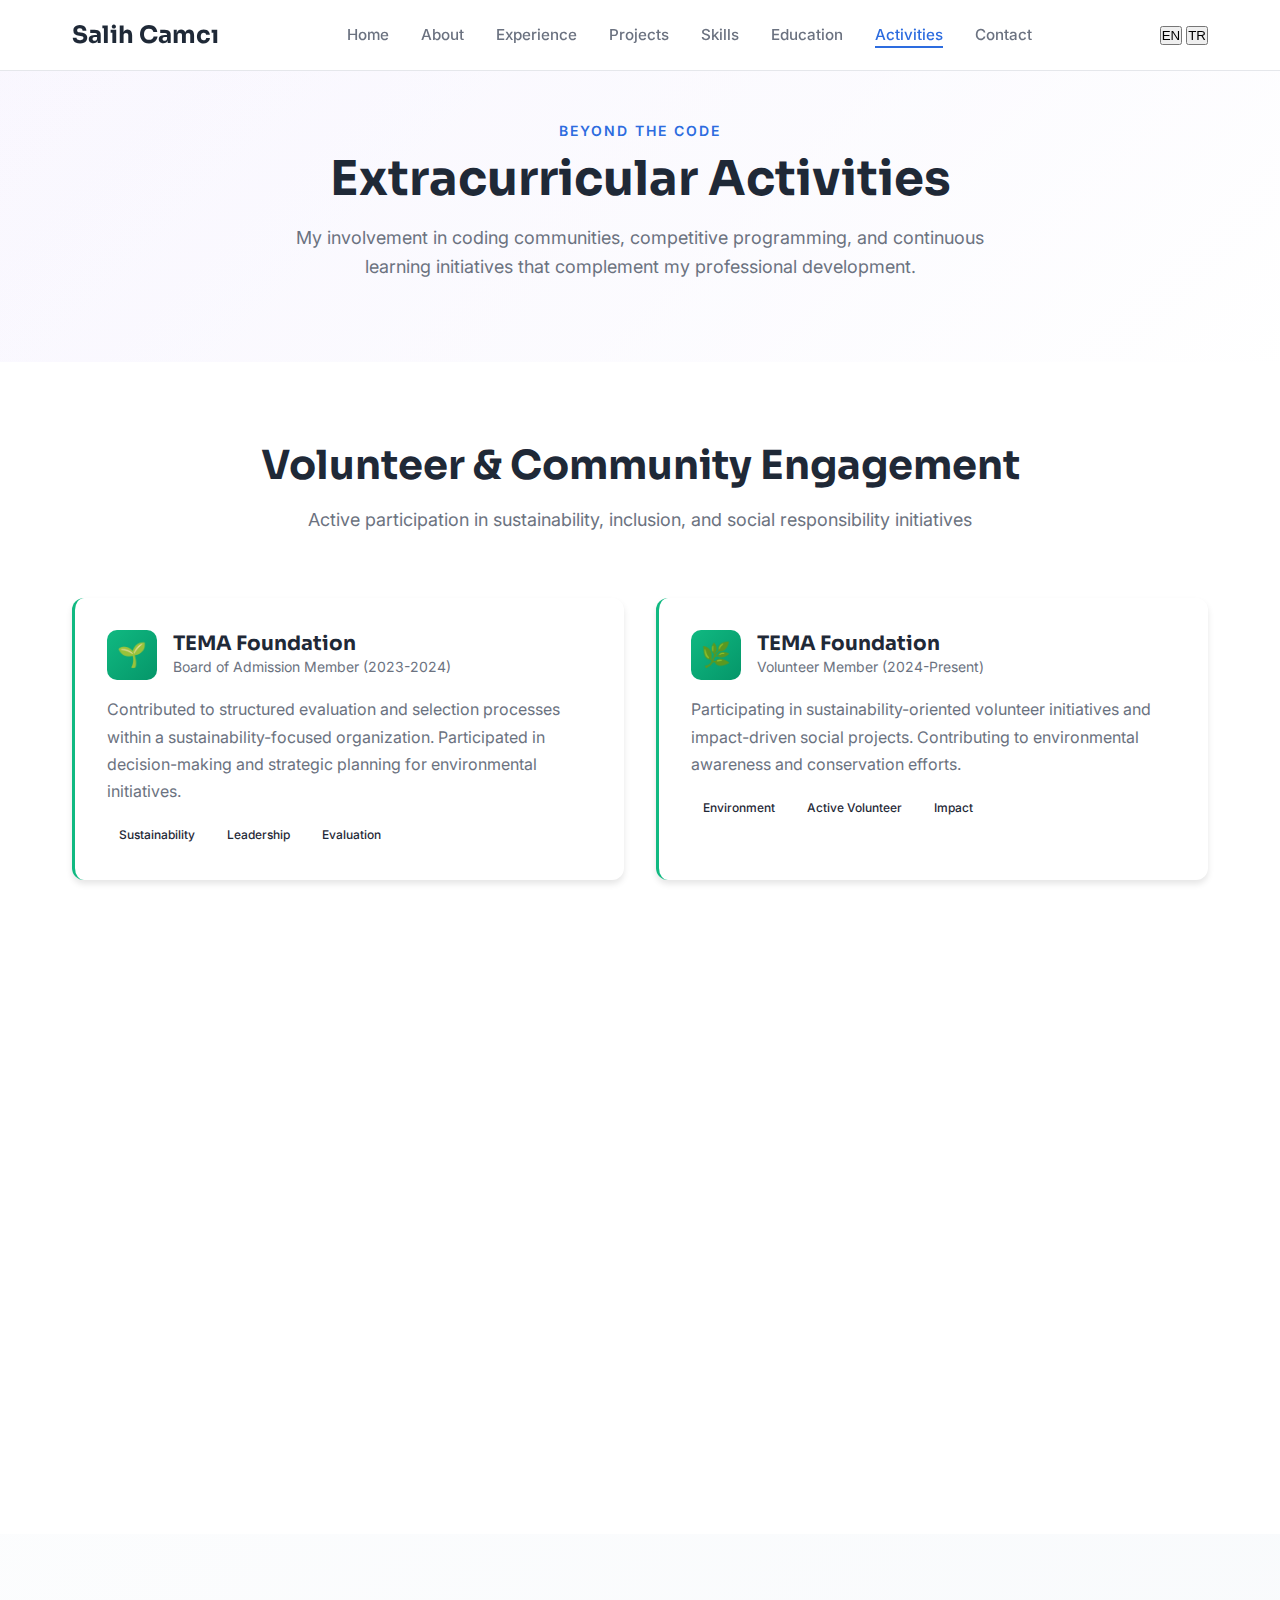
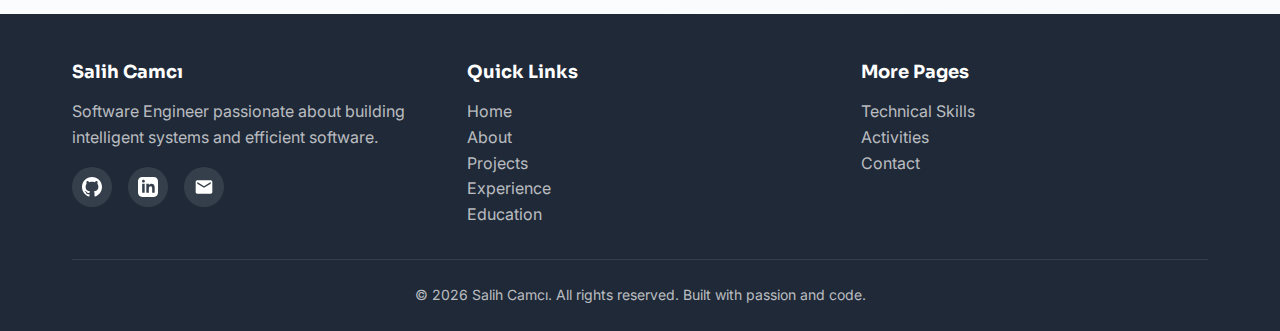
<file: activities.html>
<!DOCTYPE html>
<html lang="en">
<head>
    <meta charset="UTF-8">
    <meta name="viewport" content="width=device-width, initial-scale=1.0">
    <meta name="description" content="Extracurricular activities and achievements of Salih Camcı - coding competitions, volunteering, and community involvement.">
    <title>Activities - Salih Camcı Portfolio</title>
    
    <!-- Fonts -->
    <link rel="preconnect" href="https://fonts.googleapis.com">
    <link rel="preconnect" href="https://fonts.gstatic.com" crossorigin>
    <link href="https://fonts.googleapis.com/css2?family=Inter:wght@300;400;500;600;700;800&family=Sora:wght@400;500;600;700;800&display=swap" rel="stylesheet">
    
    <!-- Stylesheet -->
    <link rel="stylesheet" href="assets/css/styles.css">
    
    <!-- Favicon -->
    <link rel="icon" type="image/svg+xml" href="data:image/svg+xml,<svg xmlns='http://www.w3.org/2000/svg' viewBox='0 0 100 100'><text y='.9em' font-size='90'>💻</text></svg>">
</head>
<body>
    
    <!-- Navigation -->
    <nav class="navbar">
        <div class="nav-container">
            <a href="index.html" class="nav-logo">Salih Camcı</a>
            
            <ul class="nav-menu">
                <li><a href="index.html" class="nav-link" data-i18n-key="nav.home">Home</a></li>
                <li><a href="index.html#about" class="nav-link" data-i18n-key="nav.about">About</a></li>
                <li><a href="experiences.html" class="nav-link" data-i18n-key="nav.experience">Experience</a></li>
                <li><a href="projects.html" class="nav-link" data-i18n-key="nav.projects">Projects</a></li>
                <li><a href="skills.html" class="nav-link" data-i18n-key="nav.skills">Skills</a></li>
                <li><a href="education.html" class="nav-link" data-i18n-key="nav.education">Education</a></li>
                <li><a href="activities.html" class="nav-link active" data-i18n-key="nav.activities">Activities</a></li>
                <li><a href="index.html#contact" class="nav-link" data-i18n-key="nav.contact">Contact</a></li>
            </ul>

            <div class="lang-switcher" role="group" aria-label="Language switcher">
                <button class="lang-btn active" type="button" data-lang-switch="en">EN</button>
                <button class="lang-btn" type="button" data-lang-switch="tr">TR</button>
            </div>
            
            <button class="mobile-menu-btn" aria-label="Toggle menu">☰</button>
        </div>
        
        <div class="mobile-nav">
            <a href="index.html" class="mobile-nav-link" data-i18n-key="nav.home">Home</a>
            <a href="index.html#about" class="mobile-nav-link" data-i18n-key="nav.about">About</a>
            <a href="experiences.html" class="mobile-nav-link" data-i18n-key="nav.experience">Experience</a>
            <a href="projects.html" class="mobile-nav-link" data-i18n-key="nav.projects">Projects</a>
            <a href="skills.html" class="mobile-nav-link" data-i18n-key="nav.skills">Skills</a>
            <a href="education.html" class="mobile-nav-link" data-i18n-key="nav.education">Education</a>
            <a href="activities.html" class="mobile-nav-link" data-i18n-key="nav.activities">Activities</a>
            <a href="index.html#contact" class="mobile-nav-link" data-i18n-key="nav.contact">Contact</a>
        </div>
    </nav>
    
    <!-- Page Header -->
    <section class="section" style="padding-top: 120px; background: linear-gradient(135deg, rgba(139, 92, 246, 0.05) 0%, rgba(255, 255, 255, 0.95) 100%);">
        <div class="section-container">
            <div class="text-center fade-in">
                <p class="section-subtitle">Beyond the code</p>
                <h1 class="section-title" style="font-size: 3rem;">Extracurricular Activities</h1>
                <p class="section-description">
                    My involvement in coding communities, competitive programming, and continuous learning initiatives 
                    that complement my professional development.
                </p>
            </div>
        </div>
    </section>
    
    <!-- Volunteer Activities -->
    <section class="section bg-white">
        <div class="section-container">
            <div class="section-header fade-in">
                <h2 class="section-title">Volunteer & Community Engagement</h2>
                <p class="section-description">Active participation in sustainability, inclusion, and social responsibility initiatives</p>
            </div>
            
            <div class="grid grid-2">
                <div class="card fade-in" style="border-left: 3px solid var(--success);">
                    <div style="display: flex; align-items: center; gap: 1rem; margin-bottom: 1rem;">
                        <div style="width: 50px; height: 50px; background: linear-gradient(135deg, var(--success), #059669); border-radius: 10px; display: flex; align-items: center; justify-content: center;">
                            <span style="font-size: 1.5rem;">🌱</span>
                        </div>
                        <div>
                            <h3 class="card-title" style="margin-bottom: 0;">TEMA Foundation</h3>
                            <p style="color: var(--text-secondary); font-size: 0.875rem;">Board of Admission Member (2023-2024)</p>
                        </div>
                    </div>
                    <p style="color: var(--text-secondary); line-height: 1.7; margin-bottom: 1rem;">
                        Contributed to structured evaluation and selection processes within a sustainability-focused 
                        organization. Participated in decision-making and strategic planning for environmental initiatives.
                    </p>
                    <div style="display: flex; gap: 0.5rem; flex-wrap: wrap;">
                        <span class="tag">Sustainability</span>
                        <span class="tag">Leadership</span>
                        <span class="tag">Evaluation</span>
                    </div>
                </div>
                
                <div class="card fade-in" style="border-left: 3px solid var(--success);">
                    <div style="display: flex; align-items: center; gap: 1rem; margin-bottom: 1rem;">
                        <div style="width: 50px; height: 50px; background: linear-gradient(135deg, var(--success), #059669); border-radius: 10px; display: flex; align-items: center; justify-content: center;">
                            <span style="font-size: 1.5rem;">🌿</span>
                        </div>
                        <div>
                            <h3 class="card-title" style="margin-bottom: 0;">TEMA Foundation</h3>
                            <p style="color: var(--text-secondary); font-size: 0.875rem;">Volunteer Member (2024-Present)</p>
                        </div>
                    </div>
                    <p style="color: var(--text-secondary); line-height: 1.7; margin-bottom: 1rem;">
                        Participating in sustainability-oriented volunteer initiatives and impact-driven social projects. 
                        Contributing to environmental awareness and conservation efforts.
                    </p>
                    <div style="display: flex; gap: 0.5rem; flex-wrap: wrap;">
                        <span class="tag">Environment</span>
                        <span class="tag">Active Volunteer</span>
                        <span class="tag">Impact</span>
                    </div>
                </div>
                
                <div class="card fade-in" style="border-left: 3px solid var(--primary-blue);">
                    <div style="display: flex; align-items: center; gap: 1rem; margin-bottom: 1rem;">
                        <div style="width: 50px; height: 50px; background: linear-gradient(135deg, var(--primary-blue), var(--primary-dark)); border-radius: 10px; display: flex; align-items: center; justify-content: center;">
                            <span style="font-size: 1.5rem;">🤝</span>
                        </div>
                        <div>
                            <h3 class="card-title" style="margin-bottom: 0;">Best Buddies</h3>
                            <p style="color: var(--text-secondary); font-size: 0.875rem;">Volunteer Member (2019-2020)</p>
                        </div>
                    </div>
                    <p style="color: var(--text-secondary); line-height: 1.7; margin-bottom: 1rem;">
                        Engaged in inclusion-focused activities supporting individuals with intellectual and 
                        developmental disabilities. Contributed to community building and social integration programs.
                    </p>
                    <div style="display: flex; gap: 0.5rem; flex-wrap: wrap;">
                        <span class="tag">Inclusion</span>
                        <span class="tag">Community</span>
                        <span class="tag">Support</span>
                    </div>
                </div>
                
                <div class="card fade-in" style="border-left: 3px solid var(--purple);">
                    <div style="display: flex; align-items: center; gap: 1rem; margin-bottom: 1rem;">
                        <div style="width: 50px; height: 50px; background: linear-gradient(135deg, var(--purple), #A855F7); border-radius: 10px; display: flex; align-items: center; justify-content: center;">
                            <span style="font-size: 1.5rem;">🎓</span>
                        </div>
                        <div>
                            <h3 class="card-title" style="margin-bottom: 0;">ITU Humanity SRP</h3>
                            <p style="color: var(--text-secondary); font-size: 0.875rem;">Volunteer Member (2018-2019)</p>
                        </div>
                    </div>
                    <p style="color: var(--text-secondary); line-height: 1.7; margin-bottom: 1rem;">
                        Contributed to community-based social responsibility projects at Istanbul Technical University. 
                        Participated in humanitarian initiatives and educational programs.
                    </p>
                    <div style="display: flex; gap: 0.5rem; flex-wrap: wrap;">
                        <span class="tag">Social Responsibility</span>
                        <span class="tag">Education</span>
                        <span class="tag">ITU</span>
                    </div>
                </div>
                
                <div class="card fade-in" style="border-left: 3px solid #F97316;">
                    <div style="display: flex; align-items: center; gap: 1rem; margin-bottom: 1rem;">
                        <div style="width: 50px; height: 50px; background: linear-gradient(135deg, #F97316, #EA580C); border-radius: 10px; display: flex; align-items: center; justify-content: center;">
                            <span style="font-size: 1.5rem;">❤️</span>
                        </div>
                        <div>
                            <h3 class="card-title" style="margin-bottom: 0;">Umut Halkası PAYDA</h3>
                            <p style="color: var(--text-secondary); font-size: 0.875rem;">Volunteer Member (2019-2020)</p>
                        </div>
                    </div>
                    <p style="color: var(--text-secondary); line-height: 1.7; margin-bottom: 1rem;">
                        Participated in humanitarian aid and community support initiatives. Contributed to social 
                        welfare projects and volunteer-driven community programs.
                    </p>
                    <div style="display: flex; gap: 0.5rem; flex-wrap: wrap;">
                        <span class="tag">Humanitarian Aid</span>
                        <span class="tag">Community</span>
                        <span class="tag">Support</span>
                    </div>
                </div>
            </div>
        </div>
    </section>
    
    <!-- Footer -->
    <footer class="footer">
        <div class="footer-container">
            <div class="footer-content">
                <div class="footer-section">
                    <h3>Salih Camcı</h3>
                    <p style="color: rgba(255, 255, 255, 0.7); margin-top: 0.5rem;">
                        Software Engineer passionate about building intelligent systems and efficient software.
                    </p>
                    <div class="social-links" style="margin-top: 1rem;">
                        <a href="https://github.com/Salih04" target="_blank" class="social-link" aria-label="GitHub">
                            <svg style="width: 20px; height: 20px; color: white;" fill="currentColor" viewBox="0 0 24 24">
                                <path d="M12 0c-6.626 0-12 5.373-12 12 0 5.302 3.438 9.8 8.207 11.387.599.111.793-.261.793-.577v-2.234c-3.338.726-4.033-1.416-4.033-1.416-.546-1.387-1.333-1.756-1.333-1.756-1.089-.745.083-.729.083-.729 1.205.084 1.839 1.237 1.839 1.237 1.07 1.834 2.807 1.304 3.492.997.107-.775.418-1.305.762-1.604-2.665-.305-5.467-1.334-5.467-5.931 0-1.311.469-2.381 1.236-3.221-.124-.303-.535-1.524.117-3.176 0 0 1.008-.322 3.301 1.23.957-.266 1.983-.399 3.003-.404 1.02.005 2.047.138 3.006.404 2.291-1.552 3.297-1.23 3.297-1.23.653 1.653.242 2.874.118 3.176.77.84 1.235 1.911 1.235 3.221 0 4.609-2.807 5.624-5.479 5.921.43.372.823 1.102.823 2.222v3.293c0 .319.192.694.801.576 4.765-1.589 8.199-6.086 8.199-11.386 0-6.627-5.373-12-12-12z"></path>
                            </svg>
                        </a>
                        <a href="https://linkedin.com/in/salih-c-9536b820b" target="_blank" class="social-link" aria-label="LinkedIn">
                            <svg style="width: 20px; height: 20px; color: white;" fill="currentColor" viewBox="0 0 24 24">
                                <path d="M19 0h-14c-2.761 0-5 2.239-5 5v14c0 2.761 2.239 5 5 5h14c2.762 0 5-2.239 5-5v-14c0-2.761-2.238-5-5-5zm-11 19h-3v-11h3v11zm-1.5-12.268c-.966 0-1.75-.79-1.75-1.764s.784-1.764 1.75-1.764 1.75.79 1.75 1.764-.783 1.764-1.75 1.764zm13.5 12.268h-3v-5.604c0-3.368-4-3.113-4 0v5.604h-3v-11h3v1.765c1.396-2.586 7-2.777 7 2.476v6.759z"></path>
                            </svg>
                        </a>
                        <a href="mailto:salih.camci@bahcesehir.edu.tr" class="social-link" aria-label="Email">
                            <svg style="width: 20px; height: 20px; color: white;" fill="currentColor" viewBox="0 0 24 24">
                                <path d="M20 4H4c-1.1 0-1.99.9-1.99 2L2 18c0 1.1.9 2 2 2h16c1.1 0 2-.9 2-2V6c0-1.1-.9-2-2-2zm0 4l-8 5-8-5V6l8 5 8-5v2z"></path>
                            </svg>
                        </a>
                    </div>
                </div>
                
                <div class="footer-section">
                    <h3>Quick Links</h3>
                    <ul class="footer-links">
                        <li><a href="index.html" class="footer-link">Home</a></li>
                        <li><a href="index.html#about" class="footer-link">About</a></li>
                        <li><a href="projects.html" class="footer-link">Projects</a></li>
                        <li><a href="experiences.html" class="footer-link">Experience</a></li>
                        <li><a href="education.html" class="footer-link">Education</a></li>
                    </ul>
                </div>
                
                <div class="footer-section">
                    <h3>More Pages</h3>
                    <ul class="footer-links">
                        <li><a href="skills.html" class="footer-link">Technical Skills</a></li>
                        <li><a href="activities.html" class="footer-link">Activities</a></li>
                        <li><a href="index.html#contact" class="footer-link">Contact</a></li>
                    </ul>
                </div>
            </div>
            
            <div class="footer-bottom">
                <p>&copy; <span class="current-year">2026</span> Salih Camcı. All rights reserved. Built with passion and code.</p>
            </div>
        </div>
    </footer>
    
    <!-- JavaScript -->
    <script src="assets/js/main.js"></script>
</body>
</html>
</file>
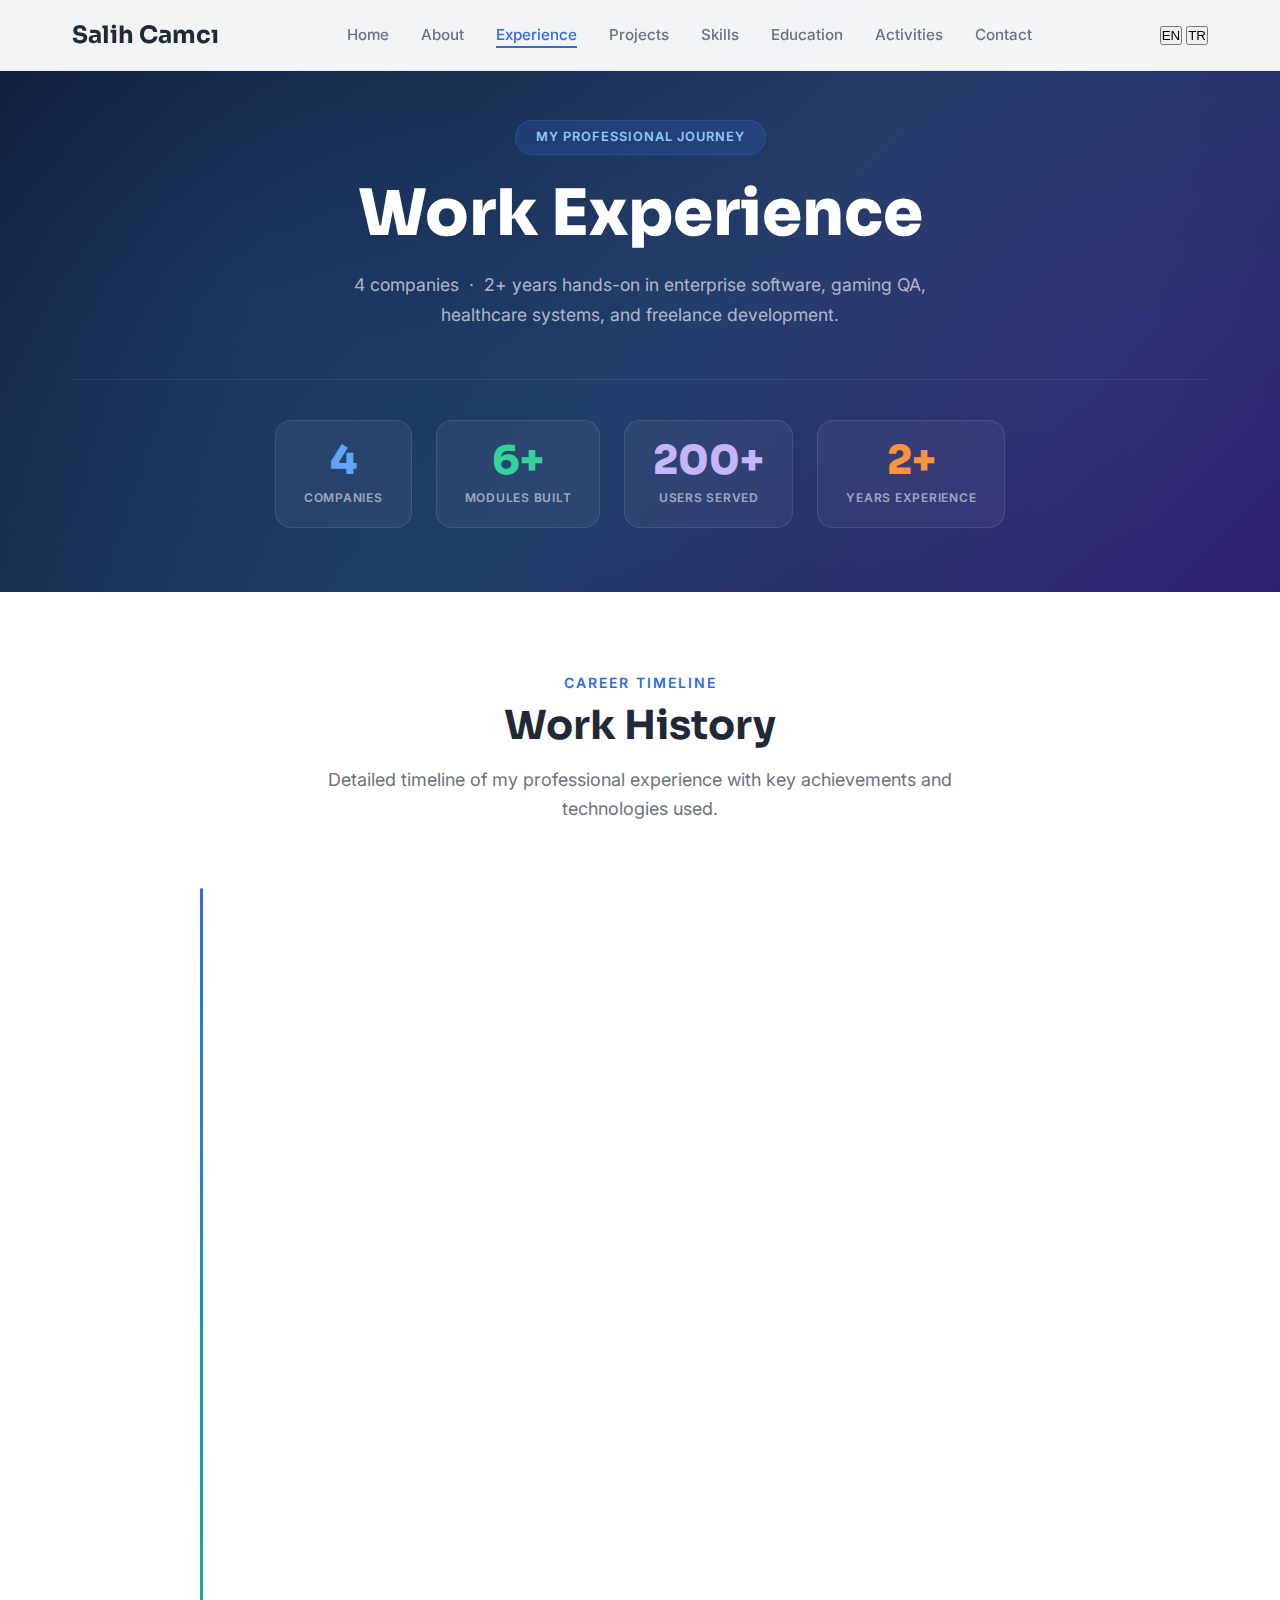
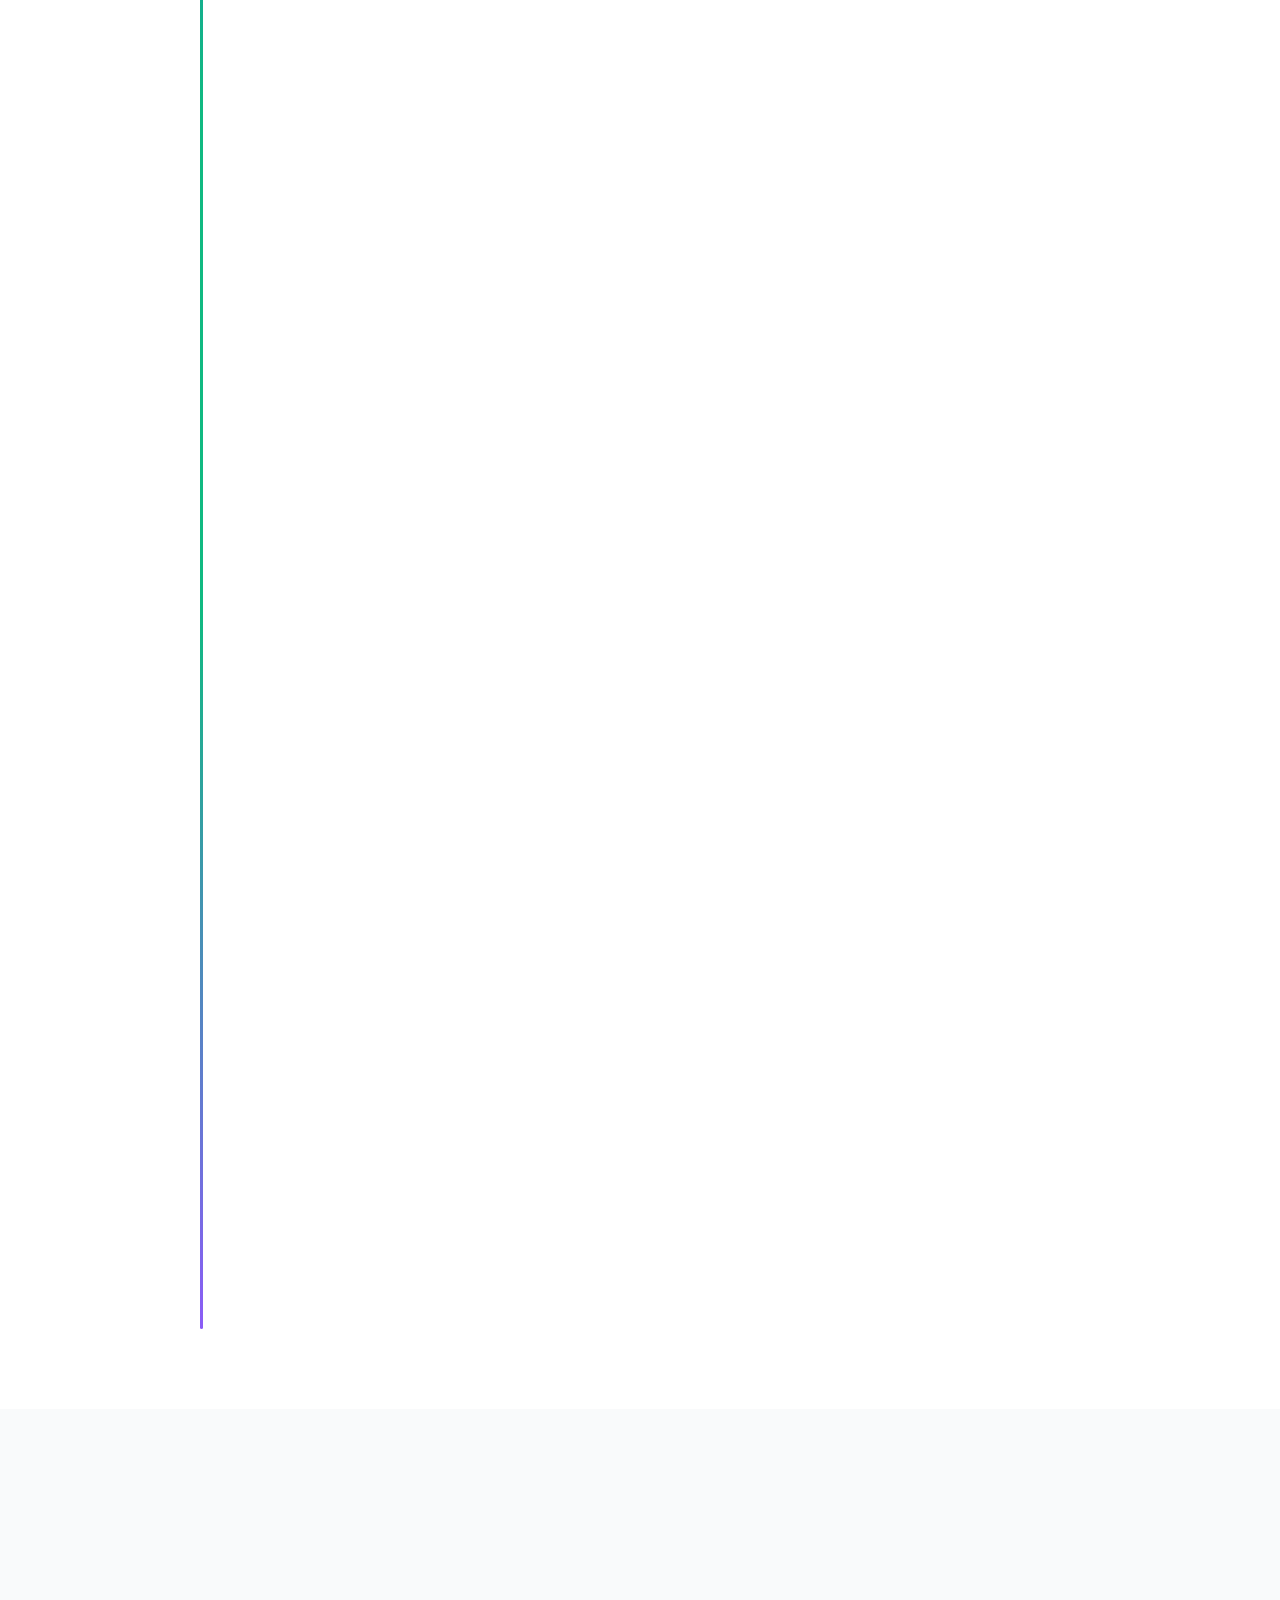
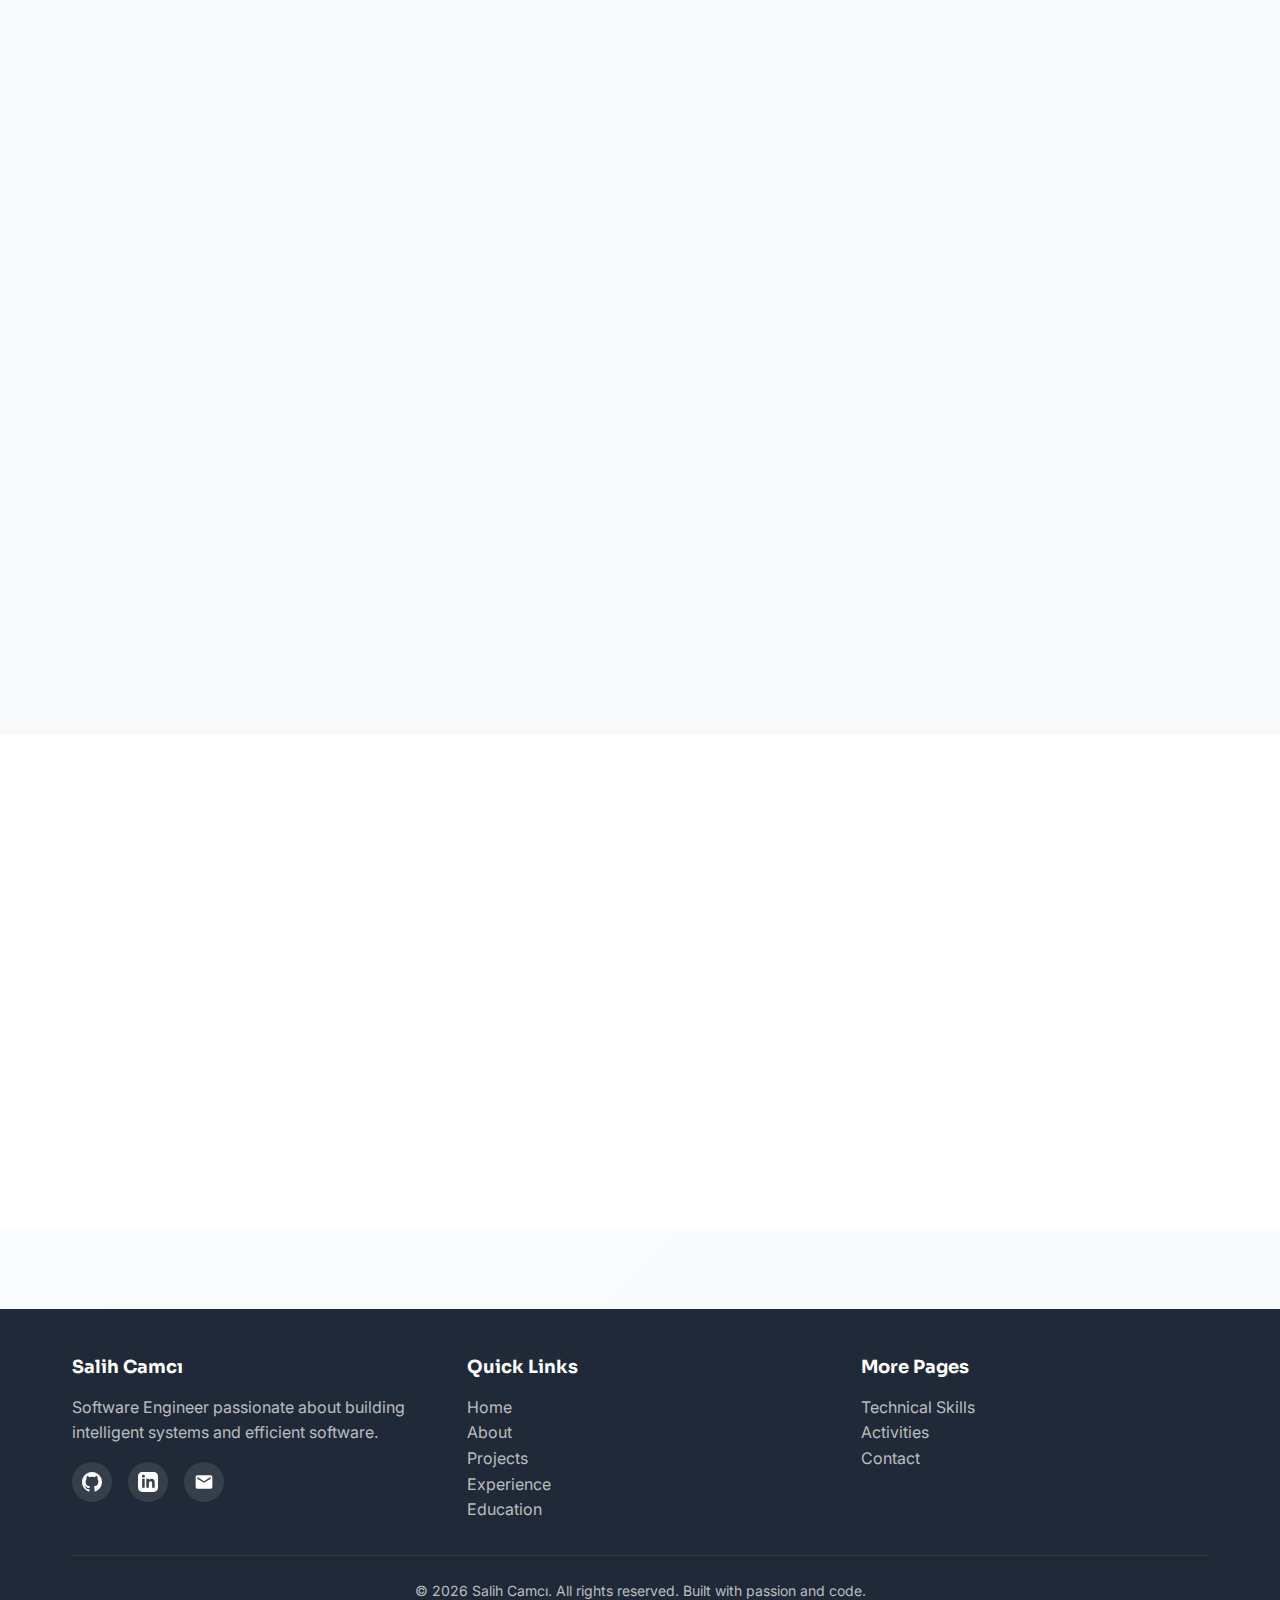
<file: experiences.html>
<!DOCTYPE html>
<html lang="en">
<head>
    <meta charset="UTF-8">
    <meta name="viewport" content="width=device-width, initial-scale=1.0">
    <meta name="description" content="Professional experience of Salih Camcı - Software Developer Intern at PKF Teknoloji, internships at BizMED Sinerji Bilişim, and freelance WordPress development.">
    <title>Experience - Salih Camcı Portfolio</title>
    
    <!-- Fonts -->
    <link rel="preconnect" href="https://fonts.googleapis.com">
    <link rel="preconnect" href="https://fonts.gstatic.com" crossorigin>
    <link href="https://fonts.googleapis.com/css2?family=Inter:wght@300;400;500;600;700;800&family=Sora:wght@400;500;600;700;800&display=swap" rel="stylesheet">
    
    <!-- Stylesheet -->
    <link rel="stylesheet" href="assets/css/styles.css">
    
    <!-- Favicon -->
    <link rel="icon" type="image/svg+xml" href="data:image/svg+xml,<svg xmlns='http://www.w3.org/2000/svg' viewBox='0 0 100 100'><text y='.9em' font-size='90'>💻</text></svg>">
</head>
<body>
    
    <!-- Navigation -->
    <nav class="navbar">
        <div class="nav-container">
            <a href="index.html" class="nav-logo">Salih Camcı</a>
            
            <ul class="nav-menu">
                <li><a href="index.html" class="nav-link" data-i18n-key="nav.home">Home</a></li>
                <li><a href="index.html#about" class="nav-link" data-i18n-key="nav.about">About</a></li>
                <li><a href="experiences.html" class="nav-link active" data-i18n-key="nav.experience">Experience</a></li>
                <li><a href="projects.html" class="nav-link" data-i18n-key="nav.projects">Projects</a></li>
                <li><a href="skills.html" class="nav-link" data-i18n-key="nav.skills">Skills</a></li>
                <li><a href="education.html" class="nav-link" data-i18n-key="nav.education">Education</a></li>
                <li><a href="activities.html" class="nav-link" data-i18n-key="nav.activities">Activities</a></li>
                <li><a href="index.html#contact" class="nav-link" data-i18n-key="nav.contact">Contact</a></li>
            </ul>

            <div class="lang-switcher" role="group" aria-label="Language switcher">
                <button class="lang-btn active" type="button" data-lang-switch="en">EN</button>
                <button class="lang-btn" type="button" data-lang-switch="tr">TR</button>
            </div>
            
            <button class="mobile-menu-btn" aria-label="Toggle menu">☰</button>
        </div>
        
        <div class="mobile-nav">
            <a href="index.html" class="mobile-nav-link" data-i18n-key="nav.home">Home</a>
            <a href="index.html#about" class="mobile-nav-link" data-i18n-key="nav.about">About</a>
            <a href="experiences.html" class="mobile-nav-link active" data-i18n-key="nav.experience">Experience</a>
            <a href="projects.html" class="mobile-nav-link" data-i18n-key="nav.projects">Projects</a>
            <a href="skills.html" class="mobile-nav-link" data-i18n-key="nav.skills">Skills</a>
            <a href="education.html" class="mobile-nav-link" data-i18n-key="nav.education">Education</a>
            <a href="activities.html" class="mobile-nav-link" data-i18n-key="nav.activities">Activities</a>
            <a href="index.html#contact" class="mobile-nav-link" data-i18n-key="nav.contact">Contact</a>
        </div>
    </nav>
    
    <!-- Page Header -->
    <section class="exp-hero">
        <div class="section-container">
            <div class="text-center fade-in" style="position: relative; z-index: 1;">
                <p class="exp-hero-subtitle">My professional journey</p>
                <h1 class="exp-hero-title">Work Experience</h1>
                <p class="exp-hero-desc">
                    4 companies &nbsp;·&nbsp; 2+ years hands-on in enterprise software, gaming QA, healthcare systems, and freelance development.
                </p>
            </div>

            <div class="exp-stats fade-in">
                <div class="exp-stat">
                    <div class="exp-stat-num" style="color: #60a5fa;">4</div>
                    <div class="exp-stat-label">Companies</div>
                </div>
                <div class="exp-stat">
                    <div class="exp-stat-num" style="color: #34d399;">6+</div>
                    <div class="exp-stat-label">Modules Built</div>
                </div>
                <div class="exp-stat">
                    <div class="exp-stat-num" style="color: #c4b5fd;">200+</div>
                    <div class="exp-stat-label">Users Served</div>
                </div>
                <div class="exp-stat">
                    <div class="exp-stat-num" style="color: #fb923c;">2+</div>
                    <div class="exp-stat-label">Years Experience</div>
                </div>
            </div>
        </div>
    </section>
    
    <!-- Experience Timeline -->
    <section class="section bg-white">
        <div class="section-container">
            <div class="section-header fade-in">
                <p class="section-subtitle">Career timeline</p>
                <h2 class="section-title">Work History</h2>
                <p class="section-description">
                    Detailed timeline of my professional experience with key achievements and technologies used.
                </p>
            </div>
            
            <div class="timeline">

                <!-- Crytek - Current -->
                <div class="timeline-item fade-in">
                    <div class="timeline-dot"></div>
                    <div class="timeline-date">February 2026 – Present</div>
                    <div class="timeline-card">
                        <div class="exp-company-badge" style="background: linear-gradient(135deg, var(--primary-blue), var(--primary-dark));">C</div>
                        <div class="timeline-header">
                            <h3 class="timeline-role">Quality Assurance Intern</h3>
                            <span class="tag tag-green">Current</span>
                        </div>
                        <p class="timeline-company" style="color: var(--primary-blue);">Crytek &nbsp;·&nbsp; Feb 2026 – Present</p>
                        <ul class="timeline-achievements">
                            <li><span class="check">✓</span><span>Executed <strong>structured functional and exploratory testing</strong> on in-development game builds, covering mechanics and case scenarios</span></li>
                            <li><span class="check">✓</span><span>Designed and maintained <strong>regression test scenarios</strong> across multiple feature updates and release cycles</span></li>
                            <li><span class="check">✓</span><span>Reported, categorized, and prioritized <strong>defects with detailed reproduction steps</strong> and severity classification</span></li>
                            <li><span class="check">✓</span><span>Collaborated with developers to <strong>isolate root causes and validate fixes</strong> before milestone releases</span></li>
                        </ul>
                        <div class="card-tags">
                            <span class="tag tag-blue">Functional Testing</span>
                            <span class="tag tag-green">Exploratory Testing</span>
                            <span class="tag tag-gray">Regression Testing</span>
                            <span class="tag tag-purple">Defect Tracking</span>
                            <span class="tag tag-blue">Test Scenarios</span>
                            <span class="tag tag-green">Bug Reporting</span>
                            <span class="tag tag-gray">QA Methodologies</span>
                            <span class="tag tag-purple">Game Testing</span>
                        </div>
                    </div>
                </div>

                <!-- PKF Teknoloji -->
                <div class="timeline-item fade-in">
                    <div class="timeline-dot dot-green"></div>
                    <div class="timeline-date">August 2025 – February 2026 · 6 months</div>
                    <div class="timeline-card border-green">
                        <div class="exp-company-badge" style="background: linear-gradient(135deg, var(--success), #059669);">P</div>
                        <div class="timeline-header">
                            <h3 class="timeline-role">Software Developer Intern</h3>
                            <span class="tag tag-gray">6 Months</span>
                        </div>
                        <p class="timeline-company" style="color: var(--success);">PKF Teknoloji &nbsp;·&nbsp; Aug 2025 – Feb 2026</p>
                        <ul class="timeline-achievements">
                            <li><span class="check">✓</span><span>Developed <strong>6+ production ERP/CRM modules</strong> used by 200+ internal users on a large-scale enterprise platform using C#, MSSQL, JavaScript, and embedded HTML</span></li>
                            <li><span class="check">✓</span><span>Designed and implemented <strong>workflow-driven data collection and validation pipelines</strong> (HR Training, Personnel Tracking, Advance Requests, Customer Onboarding, Compliance & Acceptance Forms)</span></li>
                            <li><span class="check">✓</span><span>Modeled and maintained <strong>complex relational MSSQL databases</strong> (customers, contracts, HR, offers, audit entities), writing data-intensive queries for reporting and workflow control</span></li>
                            <li><span class="check">✓</span><span>Implemented <strong>authorization, audit trails, and data validation mechanisms</strong>, ensuring data integrity, traceability, and compliance across business processes</span></li>
                            <li><span class="check">✓</span><span>Developed an internal <strong>Python-based automation tool for QR code generation</strong> with PDF/vector export and logo embedding</span></li>
                        </ul>
                        <div class="card-tags">
                            <span class="tag tag-blue">C#</span>
                            <span class="tag tag-green">MSSQL</span>
                            <span class="tag tag-gray">JavaScript</span>
                            <span class="tag tag-purple">ASP.NET</span>
                            <span class="tag tag-blue">Entity Framework</span>
                            <span class="tag tag-gray">HTML/CSS</span>
                            <span class="tag tag-green">LINQ</span>
                            <span class="tag tag-purple">SQL Server</span>
                        </div>
                    </div>
                </div>

                <!-- BizMED Sinerji Bilişim -->
                <div class="timeline-item fade-in">
                    <div class="timeline-dot dot-green"></div>
                    <div class="timeline-date">July 2025 – August 2025 · 1 month</div>
                    <div class="timeline-card border-green">
                        <div class="exp-company-badge" style="background: linear-gradient(135deg, #0d9488, #0f766e);">B</div>
                        <div class="timeline-header">
                            <h3 class="timeline-role">Software Engineering Intern</h3>
                            <span class="tag tag-gray">1 Month</span>
                        </div>
                        <p class="timeline-company" style="color: var(--success);">BizMED Sinerji Bilişim &nbsp;·&nbsp; Jul 2025 – Aug 2025</p>
                        <ul class="timeline-achievements">
                            <li><span class="check">✓</span><span>Engineered a <strong>Nurse Medication Form</strong> using Delphi VCL and MVVM architecture for healthcare management system</span></li>
                            <li><span class="check">✓</span><span>Improved code <strong>maintainability by an estimated 30%</strong> for future development cycles through clean architecture</span></li>
                            <li><span class="check">✓</span><span>Optimized <strong>Oracle PL/SQL procedures</strong> for Oracle 21c database with focus on query performance</span></li>
                            <li><span class="check">✓</span><span>Proposed indexing solutions targeting <strong>20% reduction</strong> in critical query response times</span></li>
                        </ul>
                        <div class="card-tags">
                            <span class="tag tag-blue">Delphi VCL</span>
                            <span class="tag tag-green">Oracle PL/SQL</span>
                            <span class="tag tag-purple">MVVM</span>
                            <span class="tag tag-gray">Oracle 21c</span>
                            <span class="tag tag-blue">Database Design</span>
                            <span class="tag tag-green">Query Optimization</span>
                        </div>
                    </div>
                </div>

                <!-- afesys.com Freelance -->
                <div class="timeline-item fade-in">
                    <div class="timeline-dot dot-purple"></div>
                    <div class="timeline-date">October 2024 – Present · Freelance</div>
                    <div class="timeline-card border-purple">
                        <div class="exp-company-badge" style="background: linear-gradient(135deg, var(--purple), #7C3AED);">A</div>
                        <div class="timeline-header">
                            <h3 class="timeline-role">WordPress Developer</h3>
                            <span class="tag tag-purple">Freelance</span>
                        </div>
                        <p class="timeline-company" style="color: var(--purple);">afesys.com &nbsp;·&nbsp; Oct 2024 – Present</p>
                        <ul class="timeline-achievements">
                            <li><span class="check">✓</span><span>Developed and maintained <strong>custom WordPress websites</strong> for various clients with focus on performance and SEO</span></li>
                            <li><span class="check">✓</span><span>Created <strong>custom themes and plugins</strong> tailored to specific business requirements</span></li>
                            <li><span class="check">✓</span><span>Implemented <strong>responsive designs</strong> ensuring seamless experience across all devices</span></li>
                            <li><span class="check">✓</span><span>Optimized website <strong>load times and performance</strong> for better user experience and search rankings</span></li>
                        </ul>
                        <div class="card-tags">
                            <span class="tag tag-purple">WordPress</span>
                            <span class="tag tag-blue">PHP</span>
                            <span class="tag tag-gray">HTML/CSS</span>
                            <span class="tag tag-blue">JavaScript</span>
                            <span class="tag tag-green">MySQL</span>
                            <span class="tag tag-purple">Elementor</span>
                            <span class="tag tag-gray">SEO</span>
                        </div>
                    </div>
                </div>

            </div>
        </div>
    </section>
    
    <!-- Skills Development Timeline -->
    <section class="section bg-subtle">
        <div class="section-container">
            <div class="section-header fade-in">
                <p class="section-subtitle">Growth journey</p>
                <h2 class="section-title">Skills Evolution</h2>
                <p class="section-description">
                    How my technical skills have evolved throughout my professional journey.
                </p>
            </div>
            
            <div style="max-width: 800px; margin: 0 auto;">
                <div class="card fade-in">
                    <div style="display: flex; flex-direction: column; gap: 2rem;">
                        <!-- 2025 -->
                        <div>
                            <h3 style="font-size: 1.25rem; color: var(--primary-blue); margin-bottom: 1rem;">2025 - Enterprise Development</h3>
                            <p style="color: var(--text-secondary); margin-bottom: 1rem;">
                                Deep dive into enterprise software development with C#, MSSQL, and ASP.NET. 
                                Mastered complex database design and transaction handling.
                            </p>
                            <div class="card-tags">
                                <span class="tag tag-blue">C#</span>
                                <span class="tag tag-green">MSSQL</span>
                                <span class="tag tag-purple">ASP.NET</span>
                                <span class="tag tag-blue">Entity Framework</span>
                            </div>
                        </div>
                        
                        <!-- 2024 -->
                        <div>
                            <h3 style="font-size: 1.25rem; color: var(--success); margin-bottom: 1rem;">2024 - Full Stack & ML</h3>
                            <p style="color: var(--text-secondary); margin-bottom: 1rem;">
                                Expanded into full-stack development with React and Node.js. Started machine learning 
                                journey with PyTorch and implemented various ML models.
                            </p>
                            <div class="card-tags">
                                <span class="tag tag-blue">React</span>
                                <span class="tag tag-green">Node.js</span>
                                <span class="tag tag-purple">PyTorch</span>
                                <span class="tag tag-blue">TensorFlow</span>
                            </div>
                        </div>
                        
                        <!-- 2023 -->
                        <div>
                            <h3 style="font-size: 1.25rem; color: var(--purple); margin-bottom: 1rem;">2023 - Foundations</h3>
                            <p style="color: var(--text-secondary); margin-bottom: 1rem;">
                                Built strong foundations in Python, Java, and web development fundamentals. 
                                Started with algorithms and data structures.
                            </p>
                            <div class="card-tags">
                                <span class="tag tag-purple">Python</span>
                                <span class="tag tag-blue">Java</span>
                                <span class="tag tag-gray">HTML/CSS/JS</span>
                                <span class="tag tag-green">Git</span>
                            </div>
                        </div>
                    </div>
                </div>
            </div>
        </div>
    </section>
    
    <!-- CTA Section -->
    <section class="section bg-white">
        <div class="section-container">
            <div class="card fade-in" style="background: linear-gradient(135deg, var(--primary-blue) 0%, var(--primary-dark) 100%); color: white; text-align: center; padding: 4rem 2rem;">
                <h2 style="color: white; font-size: 2.5rem; margin-bottom: 1rem;">Interested in Working Together?</h2>
                <p style="font-size: 1.125rem; margin-bottom: 2rem; opacity: 0.9; max-width: 600px; margin-left: auto; margin-right: auto;">
                    I'm currently looking for new opportunities and exciting projects. Let's discuss how my 
                    experience can contribute to your team's success.
                </p>
                <div style="display: flex; gap: 1rem; justify-content: center; flex-wrap: wrap;">
                    <a href="index.html#contact" class="btn" style="background: white; color: var(--primary-blue);">
                        Get In Touch
                        <svg class="btn-icon" fill="none" stroke="currentColor" viewBox="0 0 24 24">
                            <path stroke-linecap="round" stroke-linejoin="round" stroke-width="2" d="M3 8l7.89 5.26a2 2 0 002.22 0L21 8M5 19h14a2 2 0 002-2V7a2 2 0 00-2-2H5a2 2 0 00-2 2v10a2 2 0 002 2z"></path>
                        </svg>
                    </a>
                    <button class="btn" style="background: transparent; color: white; border: 2px solid white;" onclick="window.portfolioFunctions.downloadCV()">
                        <span data-i18n-key="cta.requestCv">Get CV</span>
                        <svg class="btn-icon" fill="none" stroke="currentColor" viewBox="0 0 24 24">
                            <path stroke-linecap="round" stroke-linejoin="round" stroke-width="2" d="M12 10v6m0 0l-3-3m3 3l3-3m2 8H7a2 2 0 01-2-2V5a2 2 0 012-2h5.586a1 1 0 01.707.293l5.414 5.414a1 1 0 01.293.707V19a2 2 0 01-2 2z"></path>
                        </svg>
                    </button>
                </div>
            </div>
        </div>
    </section>
    
    <!-- Footer -->
    <footer class="footer">
        <div class="footer-container">
            <div class="footer-content">
                <div class="footer-section">
                    <h3>Salih Camcı</h3>
                    <p style="color: rgba(255, 255, 255, 0.7); margin-top: 0.5rem;">
                        Software Engineer passionate about building intelligent systems and efficient software.
                    </p>
                    <div class="social-links" style="margin-top: 1rem;">
                        <a href="https://github.com/Salih04" target="_blank" class="social-link" aria-label="GitHub">
                            <svg style="width: 20px; height: 20px; color: white;" fill="currentColor" viewBox="0 0 24 24">
                                <path d="M12 0c-6.626 0-12 5.373-12 12 0 5.302 3.438 9.8 8.207 11.387.599.111.793-.261.793-.577v-2.234c-3.338.726-4.033-1.416-4.033-1.416-.546-1.387-1.333-1.756-1.333-1.756-1.089-.745.083-.729.083-.729 1.205.084 1.839 1.237 1.839 1.237 1.07 1.834 2.807 1.304 3.492.997.107-.775.418-1.305.762-1.604-2.665-.305-5.467-1.334-5.467-5.931 0-1.311.469-2.381 1.236-3.221-.124-.303-.535-1.524.117-3.176 0 0 1.008-.322 3.301 1.23.957-.266 1.983-.399 3.003-.404 1.02.005 2.047.138 3.006.404 2.291-1.552 3.297-1.23 3.297-1.23.653 1.653.242 2.874.118 3.176.77.84 1.235 1.911 1.235 3.221 0 4.609-2.807 5.624-5.479 5.921.43.372.823 1.102.823 2.222v3.293c0 .319.192.694.801.576 4.765-1.589 8.199-6.086 8.199-11.386 0-6.627-5.373-12-12-12z"></path>
                            </svg>
                        </a>
                        <a href="https://linkedin.com/in/salih-c-9536b820b" target="_blank" class="social-link" aria-label="LinkedIn">
                            <svg style="width: 20px; height: 20px; color: white;" fill="currentColor" viewBox="0 0 24 24">
                                <path d="M19 0h-14c-2.761 0-5 2.239-5 5v14c0 2.761 2.239 5 5 5h14c2.762 0 5-2.239 5-5v-14c0-2.761-2.238-5-5-5zm-11 19h-3v-11h3v11zm-1.5-12.268c-.966 0-1.75-.79-1.75-1.764s.784-1.764 1.75-1.764 1.75.79 1.75 1.764-.783 1.764-1.75 1.764zm13.5 12.268h-3v-5.604c0-3.368-4-3.113-4 0v5.604h-3v-11h3v1.765c1.396-2.586 7-2.777 7 2.476v6.759z"></path>
                            </svg>
                        </a>
                        <a href="mailto:salih.camci@bahcesehir.edu.tr" class="social-link" aria-label="Email">
                            <svg style="width: 20px; height: 20px; color: white;" fill="currentColor" viewBox="0 0 24 24">
                                <path d="M20 4H4c-1.1 0-1.99.9-1.99 2L2 18c0 1.1.9 2 2 2h16c1.1 0 2-.9 2-2V6c0-1.1-.9-2-2-2zm0 4l-8 5-8-5V6l8 5 8-5v2z"></path>
                            </svg>
                        </a>
                    </div>
                </div>
                
                <div class="footer-section">
                    <h3>Quick Links</h3>
                    <ul class="footer-links">
                        <li><a href="index.html" class="footer-link">Home</a></li>
                        <li><a href="index.html#about" class="footer-link">About</a></li>
                        <li><a href="projects.html" class="footer-link">Projects</a></li>
                        <li><a href="experiences.html" class="footer-link">Experience</a></li>
                        <li><a href="education.html" class="footer-link">Education</a></li>
                    </ul>
                </div>
                
                <div class="footer-section">
                    <h3>More Pages</h3>
                    <ul class="footer-links">
                        <li><a href="skills.html" class="footer-link">Technical Skills</a></li>
                        <li><a href="activities.html" class="footer-link">Activities</a></li>
                        <li><a href="index.html#contact" class="footer-link">Contact</a></li>
                    </ul>
                </div>
            </div>
            
            <div class="footer-bottom">
                <p>&copy; <span class="current-year">2026</span> Salih Camcı. All rights reserved. Built with passion and code.</p>
            </div>
        </div>
    </footer>
    
    <!-- Back to Top Button -->
    <button class="back-to-top" style="position: fixed; bottom: 2rem; right: 2rem; width: 50px; height: 50px; background: var(--primary-blue); color: white; border: none; border-radius: 50%; cursor: pointer; display: none; align-items: center; justify-content: center; box-shadow: var(--shadow-lg); transition: all 0.3s ease; z-index: 999;" aria-label="Back to top">
        <svg style="width: 24px; height: 24px;" fill="none" stroke="currentColor" viewBox="0 0 24 24">
            <path stroke-linecap="round" stroke-linejoin="round" stroke-width="2" d="M5 10l7-7m0 0l7 7m-7-7v18"></path>
        </svg>
    </button>
    
    <!-- JavaScript -->
    <script src="assets/js/main.js"></script>
</body>
</html>
</file>
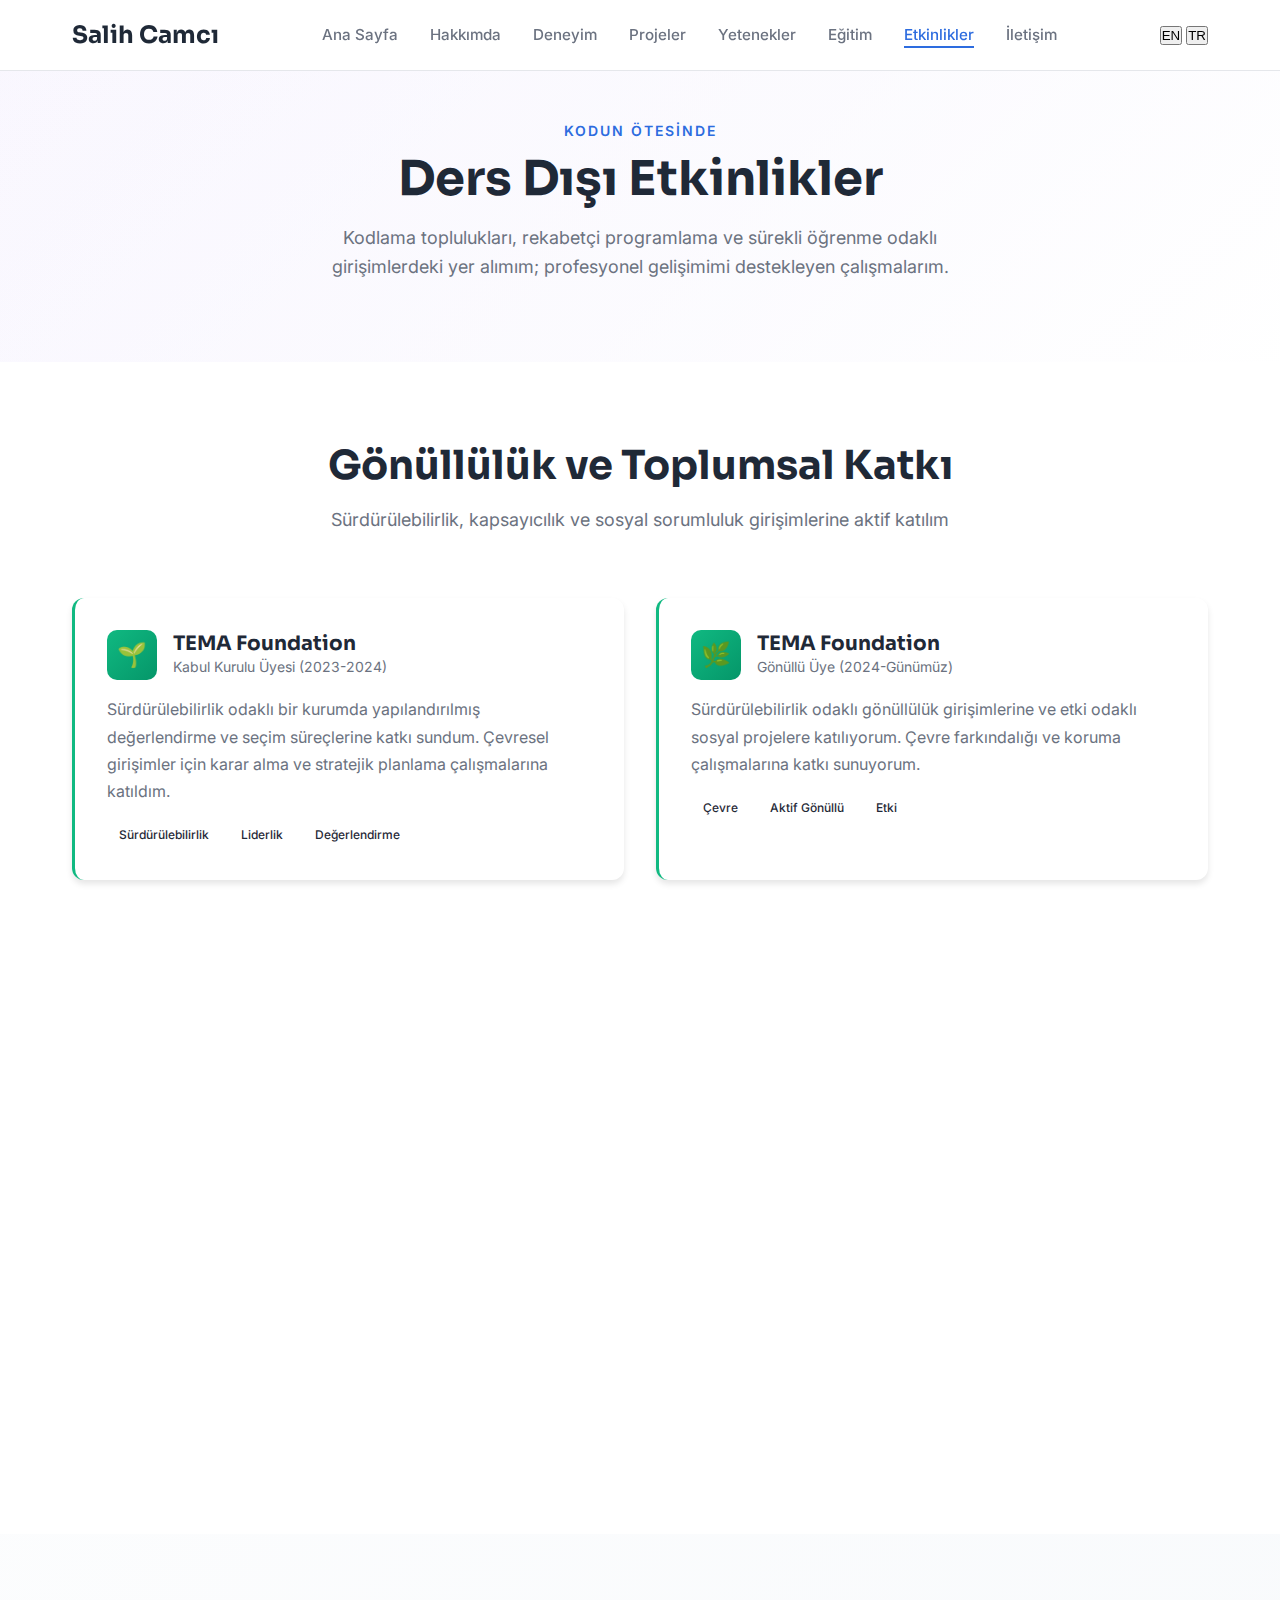
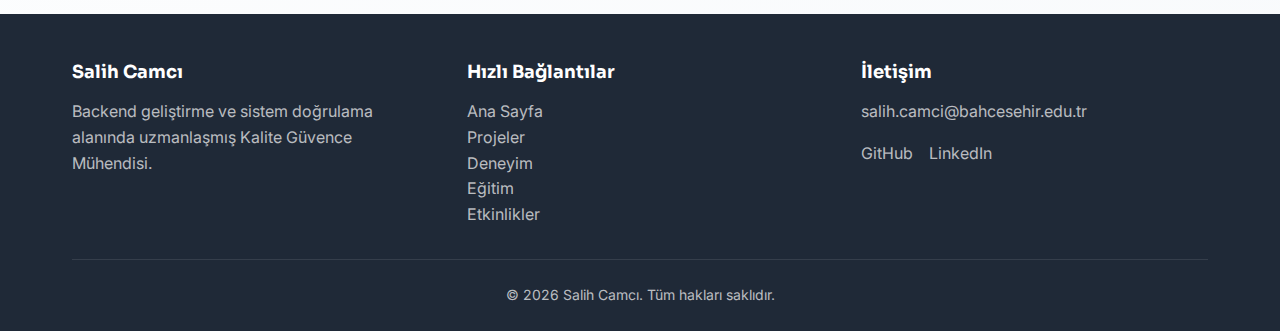
<file: tr/activities.html>
<!DOCTYPE html>
<html lang="tr">
<head>
    <meta charset="UTF-8">
    <meta name="viewport" content="width=device-width, initial-scale=1.0">
    <meta name="description" content="Salih Camcı'nın ders dışı etkinlikleri ve başarıları - kodlama yarışmaları, gönüllülük ve toplumsal katkı çalışmaları.">
    <title>Etkinlikler - Salih Camcı Portfolyosu</title>
    
    <!-- Fonts -->
    <link rel="preconnect" href="https://fonts.googleapis.com">
    <link rel="preconnect" href="https://fonts.gstatic.com" crossorigin>
    <link href="https://fonts.googleapis.com/css2?family=Inter:wght@300;400;500;600;700;800&family=Sora:wght@400;500;600;700;800&display=swap" rel="stylesheet">
    
    <!-- Stylesheet -->
    <link rel="stylesheet" href="../assets/css/styles.css">
    
    <!-- Favicon -->
    <link rel="icon" type="image/svg+xml" href="data:image/svg+xml,<svg xmlns='http://www.w3.org/2000/svg' viewBox='0 0 100 100'><text y='.9em' font-size='90'>💻</text></svg>">
</head>
<body>
    
    <!-- Navigation -->
    <nav class="navbar">
        <div class="nav-container">
            <a href="index.html" class="nav-logo">Salih Camcı</a>
            
            <ul class="nav-menu">
                <li><a href="index.html" class="nav-link" data-i18n-key="nav.home">Ana Sayfa</a></li>
                <li><a href="index.html#about" class="nav-link" data-i18n-key="nav.about">Hakkımda</a></li>
                <li><a href="experiences.html" class="nav-link" data-i18n-key="nav.experience">Deneyim</a></li>
                <li><a href="projects.html" class="nav-link" data-i18n-key="nav.projects">Projeler</a></li>
                <li><a href="skills.html" class="nav-link" data-i18n-key="nav.skills">Yetenekler</a></li>
                <li><a href="education.html" class="nav-link" data-i18n-key="nav.education">Eğitim</a></li>
                <li><a href="activities.html" class="nav-link active" data-i18n-key="nav.activities">Etkinlikler</a></li>
                <li><a href="index.html#contact" class="nav-link" data-i18n-key="nav.contact">İletişim</a></li>
            </ul>

            <div class="lang-switcher" role="group" aria-label="Dil değiştirici">
                <button class="lang-btn" type="button" data-lang-switch="en">EN</button>
                <button class="lang-btn active" type="button" data-lang-switch="tr">TR</button>
            </div>
            
            <button class="mobile-menu-btn" aria-label="Menüyü aç/kapat">☰</button>
        </div>
        
        <div class="mobile-nav">
            <a href="index.html" class="mobile-nav-link" data-i18n-key="nav.home">Ana Sayfa</a>
            <a href="index.html#about" class="mobile-nav-link" data-i18n-key="nav.about">Hakkımda</a>
            <a href="experiences.html" class="mobile-nav-link" data-i18n-key="nav.experience">Deneyim</a>
            <a href="projects.html" class="mobile-nav-link" data-i18n-key="nav.projects">Projeler</a>
            <a href="skills.html" class="mobile-nav-link" data-i18n-key="nav.skills">Yetenekler</a>
            <a href="education.html" class="mobile-nav-link" data-i18n-key="nav.education">Eğitim</a>
            <a href="activities.html" class="mobile-nav-link" data-i18n-key="nav.activities">Etkinlikler</a>
            <a href="index.html#contact" class="mobile-nav-link" data-i18n-key="nav.contact">İletişim</a>
        </div>
    </nav>
    
    <!-- Page Header -->
    <section class="section" style="padding-top: 120px; background: linear-gradient(135deg, rgba(139, 92, 246, 0.05) 0%, rgba(255, 255, 255, 0.95) 100%);">
        <div class="section-container">
            <div class="text-center fade-in">
                <p class="section-subtitle">Kodun ötesinde</p>
                <h1 class="section-title" style="font-size: 3rem;">Ders Dışı Etkinlikler</h1>
                <p class="section-description">
                    Kodlama toplulukları, rekabetçi programlama ve sürekli öğrenme odaklı girişimlerdeki 
                    yer alımım; profesyonel gelişimimi destekleyen çalışmalarım.
                </p>
            </div>
        </div>
    </section>
    
    <!-- Volunteer Activities -->
    <section class="section bg-white">
        <div class="section-container">
            <div class="section-header fade-in">
                <h2 class="section-title">Gönüllülük ve Toplumsal Katkı</h2>
                <p class="section-description">Sürdürülebilirlik, kapsayıcılık ve sosyal sorumluluk girişimlerine aktif katılım</p>
            </div>
            
            <div class="grid grid-2">
                <div class="card fade-in" style="border-left: 3px solid var(--success);">
                    <div style="display: flex; align-items: center; gap: 1rem; margin-bottom: 1rem;">
                        <div style="width: 50px; height: 50px; background: linear-gradient(135deg, var(--success), #059669); border-radius: 10px; display: flex; align-items: center; justify-content: center;">
                            <span style="font-size: 1.5rem;">🌱</span>
                        </div>
                        <div>
                            <h3 class="card-title" style="margin-bottom: 0;">TEMA Foundation</h3>
                            <p style="color: var(--text-secondary); font-size: 0.875rem;">Kabul Kurulu Üyesi (2023-2024)</p>
                        </div>
                    </div>
                    <p style="color: var(--text-secondary); line-height: 1.7; margin-bottom: 1rem;">
                        Sürdürülebilirlik odaklı bir kurumda yapılandırılmış değerlendirme ve seçim süreçlerine 
                        katkı sundum. Çevresel girişimler için karar alma ve stratejik planlama çalışmalarına katıldım.
                    </p>
                    <div style="display: flex; gap: 0.5rem; flex-wrap: wrap;">
                        <span class="tag">Sürdürülebilirlik</span>
                        <span class="tag">Liderlik</span>
                        <span class="tag">Değerlendirme</span>
                    </div>
                </div>
                
                <div class="card fade-in" style="border-left: 3px solid var(--success);">
                    <div style="display: flex; align-items: center; gap: 1rem; margin-bottom: 1rem;">
                        <div style="width: 50px; height: 50px; background: linear-gradient(135deg, var(--success), #059669); border-radius: 10px; display: flex; align-items: center; justify-content: center;">
                            <span style="font-size: 1.5rem;">🌿</span>
                        </div>
                        <div>
                            <h3 class="card-title" style="margin-bottom: 0;">TEMA Foundation</h3>
                            <p style="color: var(--text-secondary); font-size: 0.875rem;">Gönüllü Üye (2024-Günümüz)</p>
                        </div>
                    </div>
                    <p style="color: var(--text-secondary); line-height: 1.7; margin-bottom: 1rem;">
                        Sürdürülebilirlik odaklı gönüllülük girişimlerine ve etki odaklı sosyal projelere 
                        katılıyorum. Çevre farkındalığı ve koruma çalışmalarına katkı sunuyorum.
                    </p>
                    <div style="display: flex; gap: 0.5rem; flex-wrap: wrap;">
                        <span class="tag">Çevre</span>
                        <span class="tag">Aktif Gönüllü</span>
                        <span class="tag">Etki</span>
                    </div>
                </div>
                
                <div class="card fade-in" style="border-left: 3px solid var(--primary-blue);">
                    <div style="display: flex; align-items: center; gap: 1rem; margin-bottom: 1rem;">
                        <div style="width: 50px; height: 50px; background: linear-gradient(135deg, var(--primary-blue), var(--primary-dark)); border-radius: 10px; display: flex; align-items: center; justify-content: center;">
                            <span style="font-size: 1.5rem;">🤝</span>
                        </div>
                        <div>
                            <h3 class="card-title" style="margin-bottom: 0;">Best Buddies</h3>
                            <p style="color: var(--text-secondary); font-size: 0.875rem;">Gönüllü Üye (2019-2020)</p>
                        </div>
                    </div>
                    <p style="color: var(--text-secondary); line-height: 1.7; margin-bottom: 1rem;">
                        Zihinsel ve gelişimsel farklılıklara sahip bireyleri destekleyen kapsayıcılık odaklı 
                        etkinliklerde yer aldım. Toplum oluşturma ve sosyal uyum programlarına katkı sundum.
                    </p>
                    <div style="display: flex; gap: 0.5rem; flex-wrap: wrap;">
                        <span class="tag">Kapsayıcılık</span>
                        <span class="tag">Topluluk</span>
                        <span class="tag">Destek</span>
                    </div>
                </div>
                
                <div class="card fade-in" style="border-left: 3px solid var(--purple);">
                    <div style="display: flex; align-items: center; gap: 1rem; margin-bottom: 1rem;">
                        <div style="width: 50px; height: 50px; background: linear-gradient(135deg, var(--purple), #A855F7); border-radius: 10px; display: flex; align-items: center; justify-content: center;">
                            <span style="font-size: 1.5rem;">🎓</span>
                        </div>
                        <div>
                            <h3 class="card-title" style="margin-bottom: 0;">ITU Humanity SRP</h3>
                            <p style="color: var(--text-secondary); font-size: 0.875rem;">Gönüllü Üye (2018-2019)</p>
                        </div>
                    </div>
                    <p style="color: var(--text-secondary); line-height: 1.7; margin-bottom: 1rem;">
                        İstanbul Teknik Üniversitesi'ndeki toplum temelli sosyal sorumluluk projelerine katkıda bulundum. 
                        İnsani yardım girişimleri ve eğitim programlarında yer aldım.
                    </p>
                    <div style="display: flex; gap: 0.5rem; flex-wrap: wrap;">
                        <span class="tag">Sosyal Sorumluluk</span>
                        <span class="tag">Eğitim</span>
                        <span class="tag">ITU</span>
                    </div>
                </div>
                
                <div class="card fade-in" style="border-left: 3px solid #F97316;">
                    <div style="display: flex; align-items: center; gap: 1rem; margin-bottom: 1rem;">
                        <div style="width: 50px; height: 50px; background: linear-gradient(135deg, #F97316, #EA580C); border-radius: 10px; display: flex; align-items: center; justify-content: center;">
                            <span style="font-size: 1.5rem;">❤️</span>
                        </div>
                        <div>
                            <h3 class="card-title" style="margin-bottom: 0;">Umut Halkası PAYDA</h3>
                            <p style="color: var(--text-secondary); font-size: 0.875rem;">Gönüllü Üye (2019-2020)</p>
                        </div>
                    </div>
                    <p style="color: var(--text-secondary); line-height: 1.7; margin-bottom: 1rem;">
                        İnsani yardım ve toplumsal destek girişimlerinde yer aldım. Sosyal refah projelerine 
                        ve gönüllülük odaklı topluluk programlarına katkı sundum.
                    </p>
                    <div style="display: flex; gap: 0.5rem; flex-wrap: wrap;">
                        <span class="tag">İnsani Yardım</span>
                        <span class="tag">Topluluk</span>
                        <span class="tag">Destek</span>
                    </div>
                </div>
            </div>
        </div>
    </section>
    
    <!-- Footer -->
    <footer class="footer">
        <div class="footer-container">
            <div class="footer-content">
                <div class="footer-section">
                    <h3>Salih Camcı</h3>
                    <p style="color: rgba(255, 255, 255, 0.7); margin-top: 0.5rem;">
                        Backend geliştirme ve sistem doğrulama alanında uzmanlaşmış Kalite Güvence Mühendisi.
                    </p>
                </div>
                
                <div class="footer-section">
                    <h3>Hızlı Bağlantılar</h3>
                    <ul class="footer-links">
                        <li><a href="index.html" class="footer-link">Ana Sayfa</a></li>
                        <li><a href="projects.html" class="footer-link">Projeler</a></li>
                        <li><a href="experiences.html" class="footer-link">Deneyim</a></li>
                        <li><a href="education.html" class="footer-link">Eğitim</a></li>
                        <li><a href="activities.html" class="footer-link">Etkinlikler</a></li>
                    </ul>
                </div>
                
                <div class="footer-section">
                    <h3>İletişim</h3>
                    <p style="color: rgba(255, 255, 255, 0.7);">salih.camci@bahcesehir.edu.tr</p>
                    <div style="display: flex; gap: 1rem; margin-top: 1rem;">
                        <a href="https://github.com/Salih04" target="_blank" style="color: rgba(255, 255, 255, 0.7); text-decoration: none;">GitHub</a>
                        <a href="https://linkedin.com" target="_blank" style="color: rgba(255, 255, 255, 0.7); text-decoration: none;">LinkedIn</a>
                    </div>
                </div>
            </div>
            
            <div class="footer-bottom">
                <p>&copy; <span class="current-year">2026</span> Salih Camcı. Tüm hakları saklıdır.</p>
            </div>
        </div>
    </footer>
    
    <!-- JavaScript -->
    <script src="../assets/js/main.js"></script>
</body>
</html>
</file>
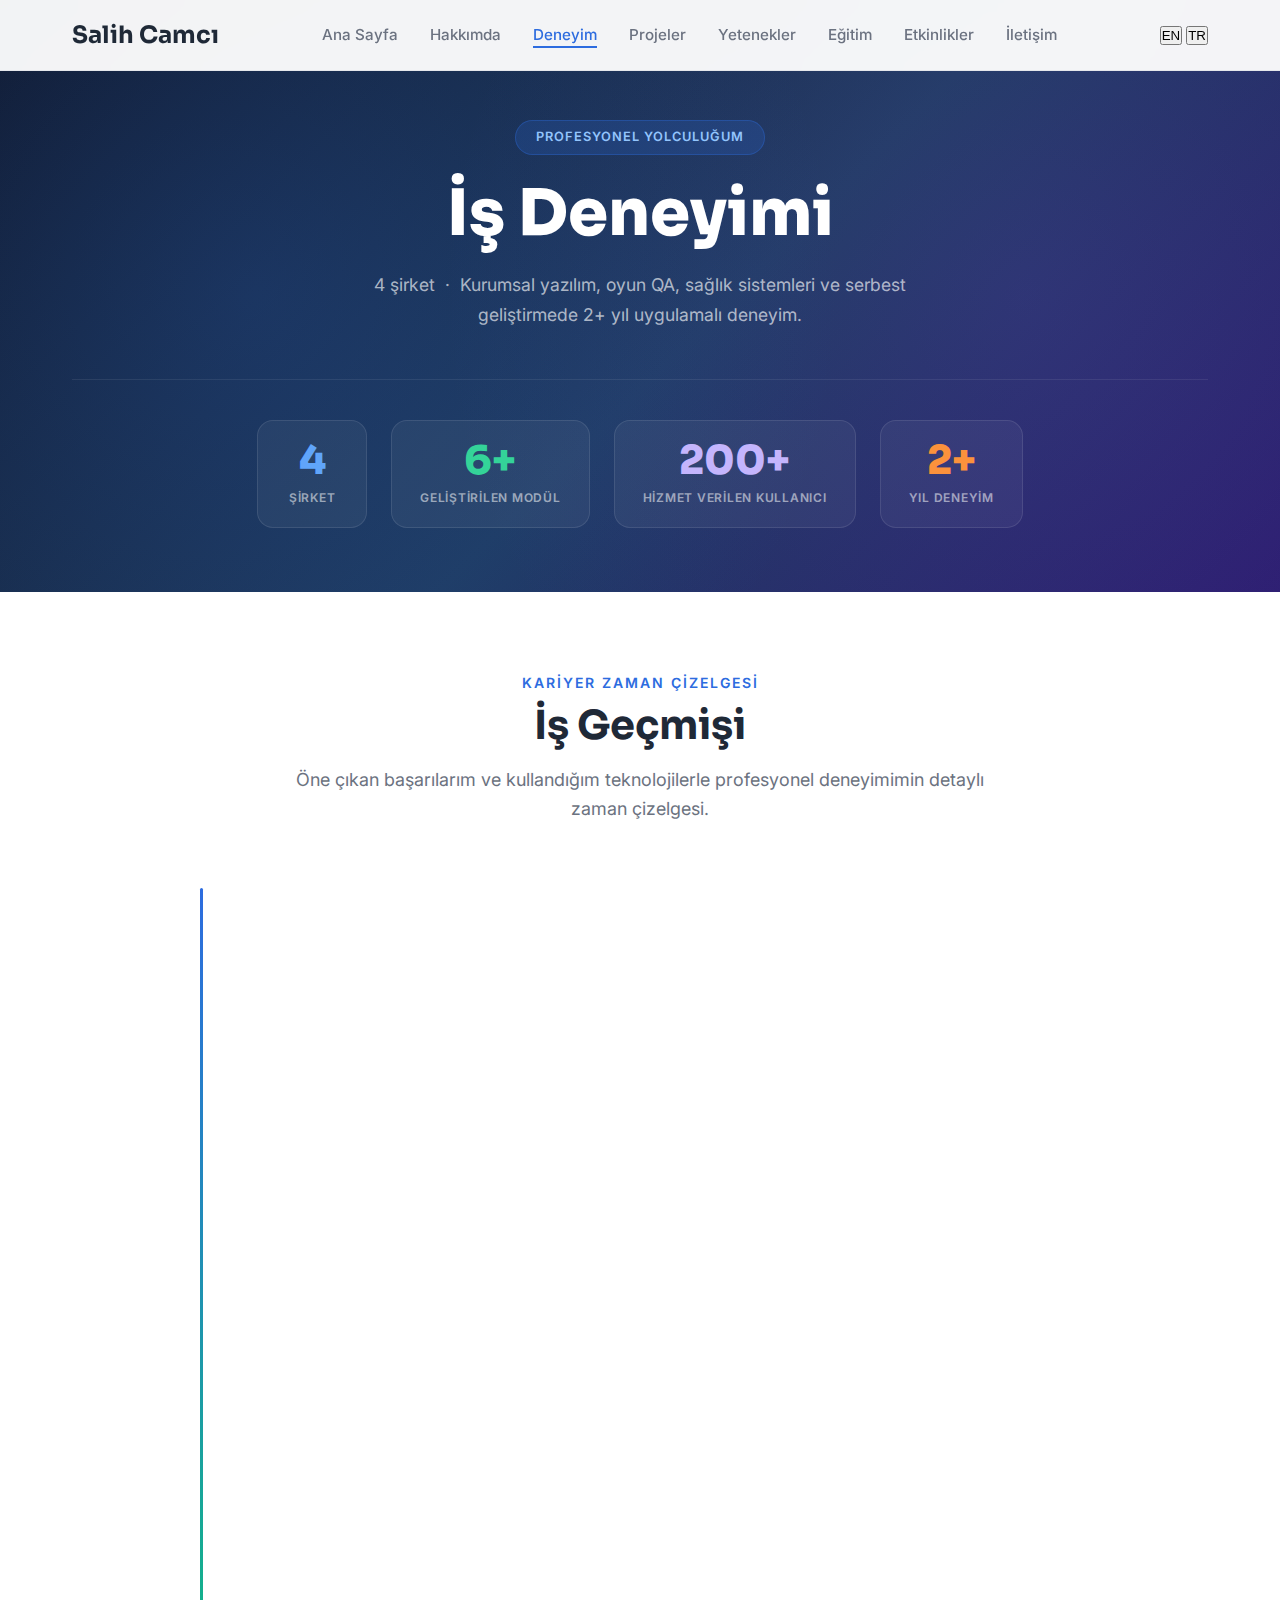
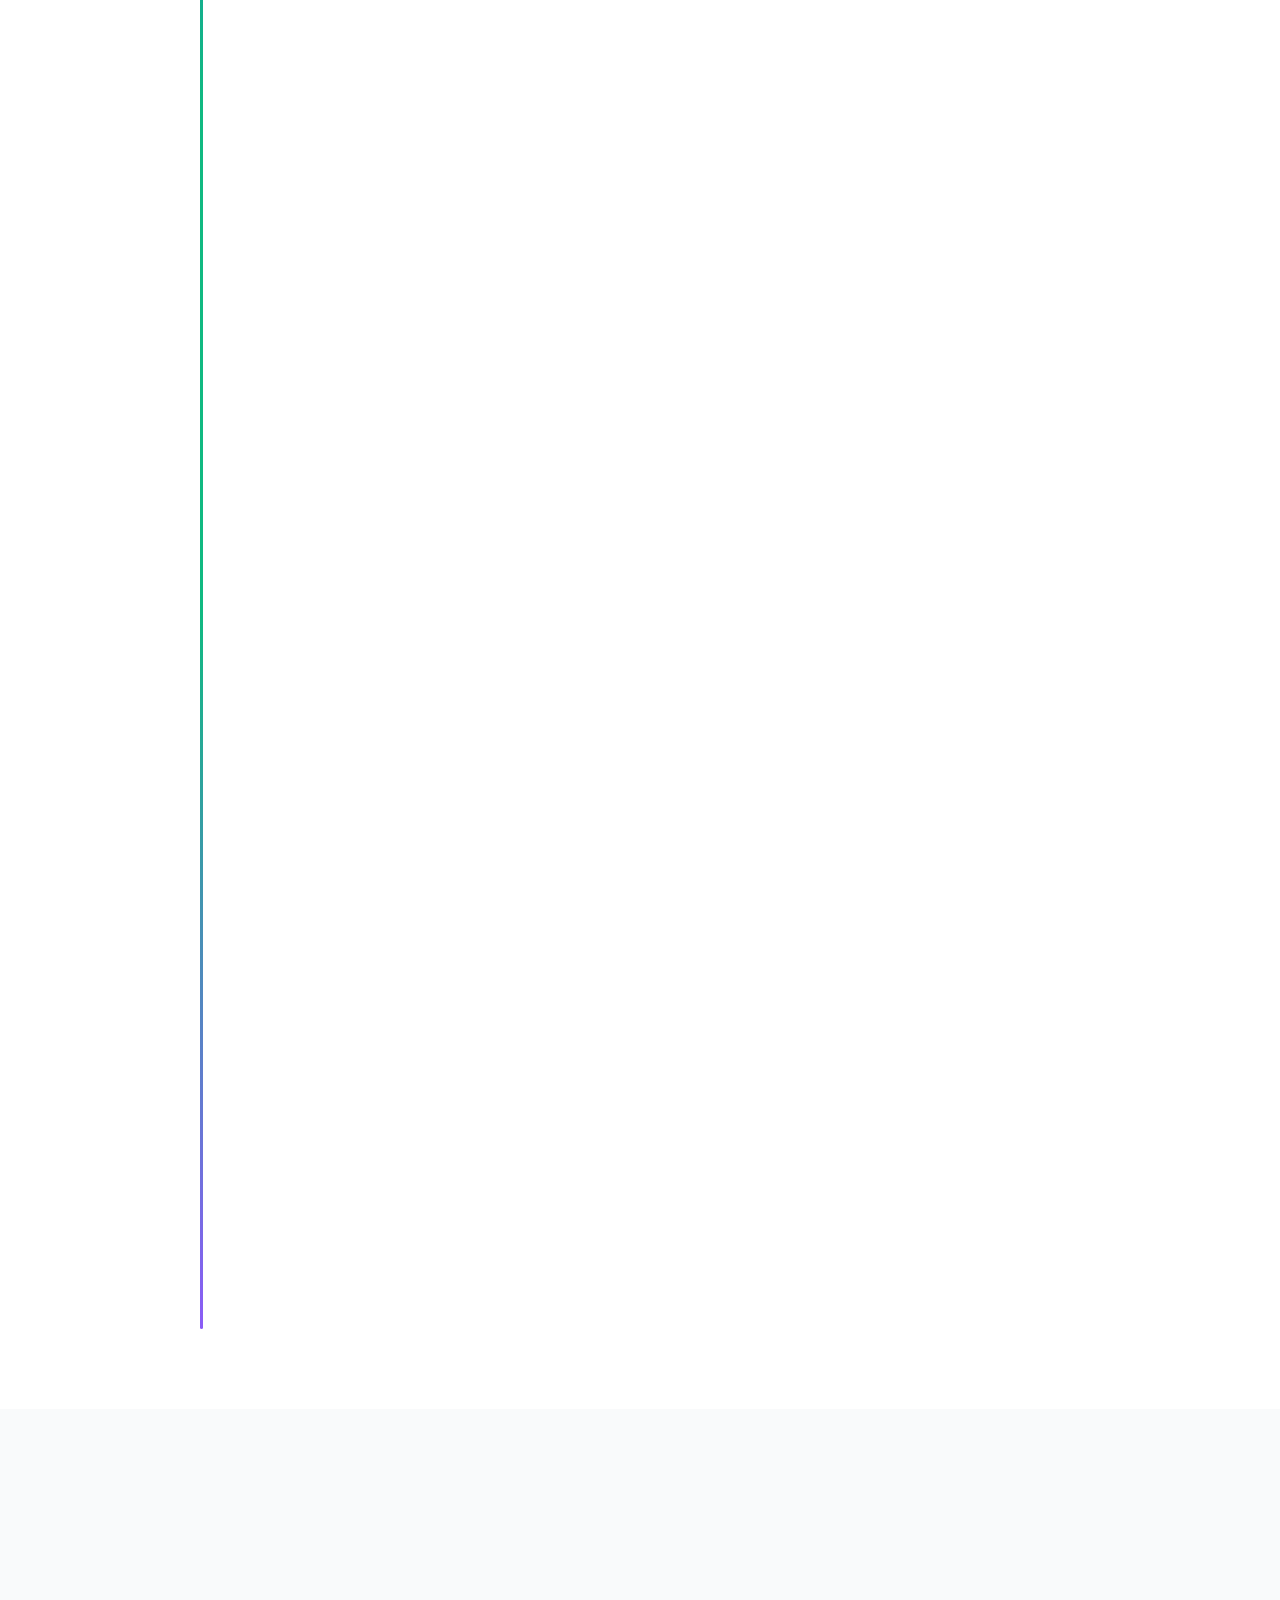
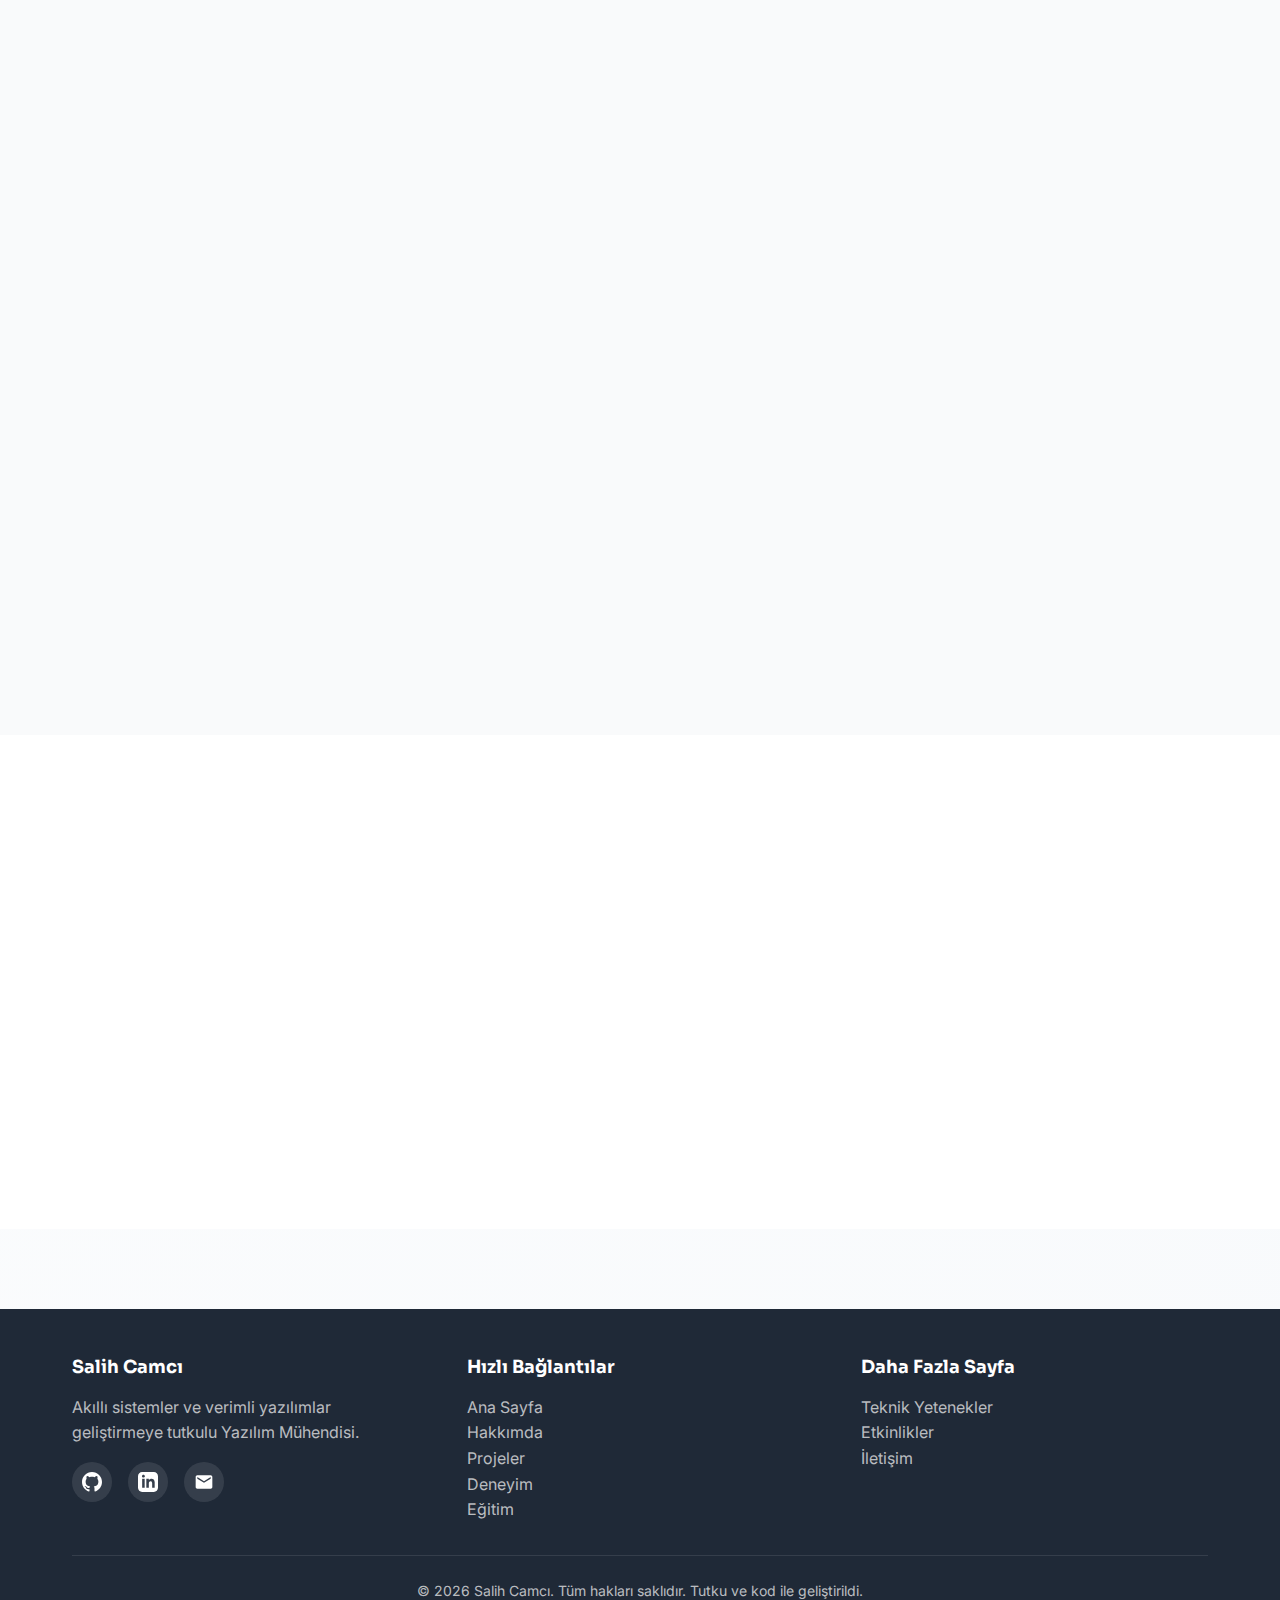
<file: tr/experiences.html>
<!DOCTYPE html>
<html lang="tr">
<head>
    <meta charset="UTF-8">
    <meta name="viewport" content="width=device-width, initial-scale=1.0">
    <meta name="description" content="Salih Camcı'nın profesyonel deneyimi - PKF Teknoloji ve BizMED Sinerji Bilişim stajları ile serbest WordPress geliştirme çalışmaları.">
    <title>Deneyim - Salih Camcı Portfolyosu</title>
    
    <!-- Fonts -->
    <link rel="preconnect" href="https://fonts.googleapis.com">
    <link rel="preconnect" href="https://fonts.gstatic.com" crossorigin>
    <link href="https://fonts.googleapis.com/css2?family=Inter:wght@300;400;500;600;700;800&family=Sora:wght@400;500;600;700;800&display=swap" rel="stylesheet">
    
    <!-- Stylesheet -->
    <link rel="stylesheet" href="../assets/css/styles.css">
    
    <!-- Favicon -->
    <link rel="icon" type="image/svg+xml" href="data:image/svg+xml,<svg xmlns='http://www.w3.org/2000/svg' viewBox='0 0 100 100'><text y='.9em' font-size='90'>💻</text></svg>">
</head>
<body>
    
    <!-- Navigation -->
    <nav class="navbar">
        <div class="nav-container">
            <a href="index.html" class="nav-logo">Salih Camcı</a>
            
            <ul class="nav-menu">
                <li><a href="index.html" class="nav-link" data-i18n-key="nav.home">Ana Sayfa</a></li>
                <li><a href="index.html#about" class="nav-link" data-i18n-key="nav.about">Hakkımda</a></li>
                <li><a href="experiences.html" class="nav-link active" data-i18n-key="nav.experience">Deneyim</a></li>
                <li><a href="projects.html" class="nav-link" data-i18n-key="nav.projects">Projeler</a></li>
                <li><a href="skills.html" class="nav-link" data-i18n-key="nav.skills">Yetenekler</a></li>
                <li><a href="education.html" class="nav-link" data-i18n-key="nav.education">Eğitim</a></li>
                <li><a href="activities.html" class="nav-link" data-i18n-key="nav.activities">Etkinlikler</a></li>
                <li><a href="index.html#contact" class="nav-link" data-i18n-key="nav.contact">İletişim</a></li>
            </ul>

            <div class="lang-switcher" role="group" aria-label="Dil değiştirici">
                <button class="lang-btn" type="button" data-lang-switch="en">EN</button>
                <button class="lang-btn active" type="button" data-lang-switch="tr">TR</button>
            </div>
            
            <button class="mobile-menu-btn" aria-label="Menüyü aç/kapat">☰</button>
        </div>
        
        <div class="mobile-nav">
            <a href="index.html" class="mobile-nav-link" data-i18n-key="nav.home">Ana Sayfa</a>
            <a href="index.html#about" class="mobile-nav-link" data-i18n-key="nav.about">Hakkımda</a>
            <a href="experiences.html" class="mobile-nav-link active" data-i18n-key="nav.experience">Deneyim</a>
            <a href="projects.html" class="mobile-nav-link" data-i18n-key="nav.projects">Projeler</a>
            <a href="skills.html" class="mobile-nav-link" data-i18n-key="nav.skills">Yetenekler</a>
            <a href="education.html" class="mobile-nav-link" data-i18n-key="nav.education">Eğitim</a>
            <a href="activities.html" class="mobile-nav-link" data-i18n-key="nav.activities">Etkinlikler</a>
            <a href="index.html#contact" class="mobile-nav-link" data-i18n-key="nav.contact">İletişim</a>
        </div>
    </nav>
    
    <!-- Page Header -->
    <section class="exp-hero">
        <div class="section-container">
            <div class="text-center fade-in" style="position: relative; z-index: 1;">
                <p class="exp-hero-subtitle">Profesyonel yolculuğum</p>
                <h1 class="exp-hero-title">İş Deneyimi</h1>
                <p class="exp-hero-desc">
                    4 şirket &nbsp;·&nbsp; Kurumsal yazılım, oyun QA, sağlık sistemleri ve serbest geliştirmede 2+ yıl uygulamalı deneyim.
                </p>
            </div>

            <div class="exp-stats fade-in">
                <div class="exp-stat">
                    <div class="exp-stat-num" style="color: #60a5fa;">4</div>
                    <div class="exp-stat-label">Şirket</div>
                </div>
                <div class="exp-stat">
                    <div class="exp-stat-num" style="color: #34d399;">6+</div>
                    <div class="exp-stat-label">Geliştirilen Modül</div>
                </div>
                <div class="exp-stat">
                    <div class="exp-stat-num" style="color: #c4b5fd;">200+</div>
                    <div class="exp-stat-label">Hizmet Verilen Kullanıcı</div>
                </div>
                <div class="exp-stat">
                    <div class="exp-stat-num" style="color: #fb923c;">2+</div>
                    <div class="exp-stat-label">Yıl Deneyim</div>
                </div>
            </div>
        </div>
    </section>
    
    <!-- Experience Timeline -->
    <section class="section bg-white">
        <div class="section-container">
            <div class="section-header fade-in">
                <p class="section-subtitle">Kariyer zaman çizelgesi</p>
                <h2 class="section-title">İş Geçmişi</h2>
                <p class="section-description">
                    Öne çıkan başarılarım ve kullandığım teknolojilerle profesyonel deneyimimin detaylı zaman çizelgesi.
                </p>
            </div>
            
            <div class="timeline">

                <!-- Crytek - Current -->
                <div class="timeline-item fade-in">
                    <div class="timeline-dot"></div>
                    <div class="timeline-date">Şubat 2026 – Günümüz</div>
                    <div class="timeline-card">
                        <div class="exp-company-badge" style="background: linear-gradient(135deg, var(--primary-blue), var(--primary-dark));">C</div>
                        <div class="timeline-header">
                            <h3 class="timeline-role">QA Stajyeri</h3>
                            <span class="tag tag-green">Güncel</span>
                        </div>
                        <p class="timeline-company" style="color: var(--primary-blue);">Crytek &nbsp;·&nbsp; Şub 2026 – Günümüz</p>
                        <ul class="timeline-achievements">
                            <li><span class="check">✓</span><span>Geliştirme aşamasındaki oyun sürümlerinde mekanik ve senaryo kapsamını içeren <strong>structured functional ve exploratory testing</strong> yürüttüm</span></li>
                            <li><span class="check">✓</span><span>Birden fazla özellik güncellemesi ve sürüm döngüsünde <strong>regresyon test senaryoları</strong> tasarladım ve sürdürdüm</span></li>
                            <li><span class="check">✓</span><span><strong>Ayrıntılı yeniden üretim adımları</strong> ve önem derecesi sınıflandırmasıyla hataları raporladım, kategorize ettim ve önceliklendirdim</span></li>
                            <li><span class="check">✓</span><span>Kilometre taşı sürümlerinden önce geliştiricilerle birlikte <strong>kök nedenleri izole edip düzeltmeleri doğruladım</strong></span></li>
                        </ul>
                        <div class="card-tags">
                            <span class="tag tag-blue">Functional Testing</span>
                            <span class="tag tag-green">Exploratory Testing</span>
                            <span class="tag tag-gray">Regression Testing</span>
                            <span class="tag tag-purple">Bug Tracking</span>
                            <span class="tag tag-blue">Test Cases</span>
                            <span class="tag tag-green">Bug Reporting</span>
                            <span class="tag tag-gray">QA Metodolojileri</span>
                            <span class="tag tag-purple">Oyun Testi</span>
                        </div>
                    </div>
                </div>

                <!-- PKF Teknoloji -->
                <div class="timeline-item fade-in">
                    <div class="timeline-dot dot-green"></div>
                    <div class="timeline-date">Ağustos 2025 – Şubat 2026 · 6 ay</div>
                    <div class="timeline-card border-green">
                        <div class="exp-company-badge" style="background: linear-gradient(135deg, var(--success), #059669);">P</div>
                        <div class="timeline-header">
                            <h3 class="timeline-role">Yazılım Geliştirme Stajyeri</h3>
                            <span class="tag tag-gray">6 Ay</span>
                        </div>
                        <p class="timeline-company" style="color: var(--success);">PKF Teknoloji &nbsp;·&nbsp; Ağu 2025 – Şub 2026</p>
                        <ul class="timeline-achievements">
                            <li><span class="check">✓</span><span>C#, MSSQL, JavaScript ve gömülü HTML kullanarak büyük ölçekli bir kurumsal platformda 200+ iç kullanıcı tarafından kullanılan <strong>6+ üretim ERP/CRM modülü</strong> geliştirdim</span></li>
                            <li><span class="check">✓</span><span><strong>İş akışı odaklı data collection/validation pipeline'ları</strong> tasarlayıp uyguladım (İK Eğitim, Personel Takip, Avans Talepleri, Müşteri Onboarding, Uyum ve Kabul Formları)</span></li>
                            <li><span class="check">✓</span><span>Raporlama ve iş akışı kontrolü için veri yoğun sorgular yazarak <strong>karmaşık ilişkisel MSSQL veritabanlarını</strong> modelledim ve yönettim</span></li>
                            <li><span class="check">✓</span><span>İş süreçlerinde veri bütünlüğü, izlenebilirlik ve uyum sağlamak için <strong>yetkilendirme, audit trail ve veri doğrulama mekanizmaları</strong> geliştirdim</span></li>
                            <li><span class="check">✓</span><span>PDF/vector dışa aktarma ve logo gömme özelliklerine sahip, kurum içi <strong>Python tabanlı QR kod otomasyon aracı</strong> geliştirdim</span></li>
                        </ul>
                        <div class="card-tags">
                            <span class="tag tag-blue">C#</span>
                            <span class="tag tag-green">MSSQL</span>
                            <span class="tag tag-gray">JavaScript</span>
                            <span class="tag tag-purple">ASP.NET</span>
                            <span class="tag tag-blue">Entity Framework</span>
                            <span class="tag tag-gray">HTML/CSS</span>
                            <span class="tag tag-green">LINQ</span>
                            <span class="tag tag-purple">SQL Server</span>
                        </div>
                    </div>
                </div>

                <!-- BizMED Sinerji Bilişim -->
                <div class="timeline-item fade-in">
                    <div class="timeline-dot dot-green"></div>
                    <div class="timeline-date">Temmuz 2025 – Ağustos 2025 · 1 ay</div>
                    <div class="timeline-card border-green">
                        <div class="exp-company-badge" style="background: linear-gradient(135deg, #0d9488, #0f766e);">B</div>
                        <div class="timeline-header">
                            <h3 class="timeline-role">Yazılım Mühendisliği Stajyeri</h3>
                            <span class="tag tag-gray">1 Ay</span>
                        </div>
                        <p class="timeline-company" style="color: var(--success);">BizMED Sinerji Bilişim &nbsp;·&nbsp; Tem 2025 – Ağu 2025</p>
                        <ul class="timeline-achievements">
                            <li><span class="check">✓</span><span>Sağlık yönetim sistemi için Delphi VCL ve MVVM mimarisiyle <strong>Nurse Medication Form</strong> geliştirdim</span></li>
                            <li><span class="check">✓</span><span>Temiz mimari yaklaşımıyla gelecekteki geliştirme döngüleri için kod <strong>bakım yapılabilirliğini yaklaşık %30 artırdım</strong></span></li>
                            <li><span class="check">✓</span><span>Sorgu performansına odaklanarak Oracle 21c veritabanı için <strong>Oracle PL/SQL prosedürlerini</strong> optimize ettim</span></li>
                            <li><span class="check">✓</span><span>Kritik sorgu yanıt sürelerinde <strong>%20 iyileşme</strong> hedefleyen indeksleme çözümleri önerdim</span></li>
                        </ul>
                        <div class="card-tags">
                            <span class="tag tag-blue">Delphi VCL</span>
                            <span class="tag tag-green">Oracle PL/SQL</span>
                            <span class="tag tag-purple">MVVM</span>
                            <span class="tag tag-gray">Oracle 21c</span>
                            <span class="tag tag-blue">Veritabanı Tasarımı</span>
                            <span class="tag tag-green">Sorgu Optimizasyonu</span>
                        </div>
                    </div>
                </div>

                <!-- afesys.com Serbest -->
                <div class="timeline-item fade-in">
                    <div class="timeline-dot dot-purple"></div>
                    <div class="timeline-date">Ekim 2024 – Günümüz · Serbest</div>
                    <div class="timeline-card border-purple">
                        <div class="exp-company-badge" style="background: linear-gradient(135deg, var(--purple), #7C3AED);">A</div>
                        <div class="timeline-header">
                            <h3 class="timeline-role">WordPress Geliştiricisi</h3>
                            <span class="tag tag-purple">Serbest</span>
                        </div>
                        <p class="timeline-company" style="color: var(--purple);">afesys.com &nbsp;·&nbsp; Eki 2024 – Günümüz</p>
                        <ul class="timeline-achievements">
                            <li><span class="check">✓</span><span>Farklı müşteriler için performans ve SEO odaklı <strong>özel WordPress siteleri</strong> geliştirdim ve bakımını yaptım</span></li>
                            <li><span class="check">✓</span><span>Belirli iş gereksinimlerine göre <strong>özel tema ve eklentiler</strong> geliştirdim</span></li>
                            <li><span class="check">✓</span><span>Tüm cihazlarda sorunsuz deneyim sağlayan <strong>duyarlı tasarımlar</strong> uyguladım</span></li>
                            <li><span class="check">✓</span><span>Daha iyi kullanıcı deneyimi ve arama sıralaması için site <strong>yüklenme süreleri ve performansını</strong> optimize ettim</span></li>
                        </ul>
                        <div class="card-tags">
                            <span class="tag tag-purple">WordPress</span>
                            <span class="tag tag-blue">PHP</span>
                            <span class="tag tag-gray">HTML/CSS</span>
                            <span class="tag tag-blue">JavaScript</span>
                            <span class="tag tag-green">MySQL</span>
                            <span class="tag tag-purple">Elementor</span>
                            <span class="tag tag-gray">SEO</span>
                        </div>
                    </div>
                </div>

            </div>
        </div>
    </section>
    
    <!-- Skills Development Timeline -->
    <section class="section bg-subtle">
        <div class="section-container">
            <div class="section-header fade-in">
                <p class="section-subtitle">Gelişim yolculuğu</p>
                <h2 class="section-title">Yetenek Gelişimi</h2>
                <p class="section-description">
                    Teknik yeteneklerimin profesyonel yolculuğum boyunca nasıl geliştiği.
                </p>
            </div>
            
            <div style="max-width: 800px; margin: 0 auto;">
                <div class="card fade-in">
                    <div style="display: flex; flex-direction: column; gap: 2rem;">
                        <!-- 2025 -->
                        <div>
                            <h3 style="font-size: 1.25rem; color: var(--primary-blue); margin-bottom: 1rem;">2025 - Kurumsal Geliştirme</h3>
                            <p style="color: var(--text-secondary); margin-bottom: 1rem;">
                                C#, MSSQL ve ASP.NET ile kurumsal yazılım geliştirmede derinleştim.
                                Karmaşık veritabanı tasarımı ve işlem yönetiminde uzmanlaştım.
                            </p>
                            <div class="card-tags">
                                <span class="tag tag-blue">C#</span>
                                <span class="tag tag-green">MSSQL</span>
                                <span class="tag tag-purple">ASP.NET</span>
                                <span class="tag tag-blue">Entity Framework</span>
                            </div>
                        </div>
                        
                        <!-- 2024 -->
                        <div>
                            <h3 style="font-size: 1.25rem; color: var(--success); margin-bottom: 1rem;">2024 - Full Stack ve ML</h3>
                            <p style="color: var(--text-secondary); margin-bottom: 1rem;">
                                React ve Node.js ile full-stack geliştirmede kapsam genişlettim.
                                PyTorch ile makine öğrenmesi yolculuğuna başlayarak çeşitli ML modelleri uyguladım.
                            </p>
                            <div class="card-tags">
                                <span class="tag tag-blue">React</span>
                                <span class="tag tag-green">Node.js</span>
                                <span class="tag tag-purple">PyTorch</span>
                                <span class="tag tag-blue">TensorFlow</span>
                            </div>
                        </div>
                        
                        <!-- 2023 -->
                        <div>
                            <h3 style="font-size: 1.25rem; color: var(--purple); margin-bottom: 1rem;">2023 - Temeller</h3>
                            <p style="color: var(--text-secondary); margin-bottom: 1rem;">
                                Python, Java ve web geliştirme temellerinde güçlü bir altyapı oluşturdum.
                                Algoritmalar ve veri yapılarıyla başladım.
                            </p>
                            <div class="card-tags">
                                <span class="tag tag-purple">Python</span>
                                <span class="tag tag-blue">Java</span>
                                <span class="tag tag-gray">HTML/CSS/JS</span>
                                <span class="tag tag-green">Git</span>
                            </div>
                        </div>
                    </div>
                </div>
            </div>
        </div>
    </section>
    
    <!-- CTA Section -->
    <section class="section bg-white">
        <div class="section-container">
            <div class="card fade-in" style="background: linear-gradient(135deg, var(--primary-blue) 0%, var(--primary-dark) 100%); color: white; text-align: center; padding: 4rem 2rem;">
                <h2 style="color: white; font-size: 2.5rem; margin-bottom: 1rem;">Birlikte Çalışmaya Ne Dersiniz?</h2>
                <p style="font-size: 1.125rem; margin-bottom: 2rem; opacity: 0.9; max-width: 600px; margin-left: auto; margin-right: auto;">
                    Şu anda yeni fırsatlar ve heyecan verici projeler arıyorum.
                    Deneyimimin ekibinizin başarısına nasıl katkı sunabileceğini konuşalım.
                </p>
                <div style="display: flex; gap: 1rem; justify-content: center; flex-wrap: wrap;">
                    <a href="index.html#contact" class="btn" style="background: white; color: var(--primary-blue);">
                        İletişime Geç
                        <svg class="btn-icon" fill="none" stroke="currentColor" viewBox="0 0 24 24">
                            <path stroke-linecap="round" stroke-linejoin="round" stroke-width="2" d="M3 8l7.89 5.26a2 2 0 002.22 0L21 8M5 19h14a2 2 0 002-2V7a2 2 0 00-2-2H5a2 2 0 00-2 2v10a2 2 0 002 2z"></path>
                        </svg>
                    </a>
                    <button class="btn" style="background: transparent; color: white; border: 2px solid white;" onclick="window.portfolioFunctions.downloadCV()">
                        <span data-i18n-key="cta.requestCv">CV Al</span>
                        <svg class="btn-icon" fill="none" stroke="currentColor" viewBox="0 0 24 24">
                            <path stroke-linecap="round" stroke-linejoin="round" stroke-width="2" d="M12 10v6m0 0l-3-3m3 3l3-3m2 8H7a2 2 0 01-2-2V5a2 2 0 012-2h5.586a1 1 0 01.707.293l5.414 5.414a1 1 0 01.293.707V19a2 2 0 01-2 2z"></path>
                        </svg>
                    </button>
                </div>
            </div>
        </div>
    </section>
    
    <!-- Footer -->
    <footer class="footer">
        <div class="footer-container">
            <div class="footer-content">
                <div class="footer-section">
                    <h3>Salih Camcı</h3>
                    <p style="color: rgba(255, 255, 255, 0.7); margin-top: 0.5rem;">
                        Akıllı sistemler ve verimli yazılımlar geliştirmeye tutkulu Yazılım Mühendisi.
                    </p>
                    <div class="social-links" style="margin-top: 1rem;">
                        <a href="https://github.com/Salih04" target="_blank" class="social-link" aria-label="GitHub">
                            <svg style="width: 20px; height: 20px; color: white;" fill="currentColor" viewBox="0 0 24 24">
                                <path d="M12 0c-6.626 0-12 5.373-12 12 0 5.302 3.438 9.8 8.207 11.387.599.111.793-.261.793-.577v-2.234c-3.338.726-4.033-1.416-4.033-1.416-.546-1.387-1.333-1.756-1.333-1.756-1.089-.745.083-.729.083-.729 1.205.084 1.839 1.237 1.839 1.237 1.07 1.834 2.807 1.304 3.492.997.107-.775.418-1.305.762-1.604-2.665-.305-5.467-1.334-5.467-5.931 0-1.311.469-2.381 1.236-3.221-.124-.303-.535-1.524.117-3.176 0 0 1.008-.322 3.301 1.23.957-.266 1.983-.399 3.003-.404 1.02.005 2.047.138 3.006.404 2.291-1.552 3.297-1.23 3.297-1.23.653 1.653.242 2.874.118 3.176.77.84 1.235 1.911 1.235 3.221 0 4.609-2.807 5.624-5.479 5.921.43.372.823 1.102.823 2.222v3.293c0 .319.192.694.801.576 4.765-1.589 8.199-6.086 8.199-11.386 0-6.627-5.373-12-12-12z"></path>
                            </svg>
                        </a>
                        <a href="https://linkedin.com/in/salih-c-9536b820b" target="_blank" class="social-link" aria-label="LinkedIn">
                            <svg style="width: 20px; height: 20px; color: white;" fill="currentColor" viewBox="0 0 24 24">
                                <path d="M19 0h-14c-2.761 0-5 2.239-5 5v14c0 2.761 2.239 5 5 5h14c2.762 0 5-2.239 5-5v-14c0-2.761-2.238-5-5-5zm-11 19h-3v-11h3v11zm-1.5-12.268c-.966 0-1.75-.79-1.75-1.764s.784-1.764 1.75-1.764 1.75.79 1.75 1.764-.783 1.764-1.75 1.764zm13.5 12.268h-3v-5.604c0-3.368-4-3.113-4 0v5.604h-3v-11h3v1.765c1.396-2.586 7-2.777 7 2.476v6.759z"></path>
                            </svg>
                        </a>
                        <a href="mailto:salih.camci@bahcesehir.edu.tr" class="social-link" aria-label="Email">
                            <svg style="width: 20px; height: 20px; color: white;" fill="currentColor" viewBox="0 0 24 24">
                                <path d="M20 4H4c-1.1 0-1.99.9-1.99 2L2 18c0 1.1.9 2 2 2h16c1.1 0 2-.9 2-2V6c0-1.1-.9-2-2-2zm0 4l-8 5-8-5V6l8 5 8-5v2z"></path>
                            </svg>
                        </a>
                    </div>
                </div>
                
                <div class="footer-section">
                    <h3>Hızlı Bağlantılar</h3>
                    <ul class="footer-links">
                        <li><a href="index.html" class="footer-link">Ana Sayfa</a></li>
                        <li><a href="index.html#about" class="footer-link">Hakkımda</a></li>
                        <li><a href="projects.html" class="footer-link">Projeler</a></li>
                        <li><a href="experiences.html" class="footer-link">Deneyim</a></li>
                        <li><a href="education.html" class="footer-link">Eğitim</a></li>
                    </ul>
                </div>
                
                <div class="footer-section">
                    <h3>Daha Fazla Sayfa</h3>
                    <ul class="footer-links">
                        <li><a href="skills.html" class="footer-link">Teknik Yetenekler</a></li>
                        <li><a href="activities.html" class="footer-link">Etkinlikler</a></li>
                        <li><a href="index.html#contact" class="footer-link">İletişim</a></li>
                    </ul>
                </div>
            </div>
            
            <div class="footer-bottom">
                <p>&copy; <span class="current-year">2026</span> Salih Camcı. Tüm hakları saklıdır. Tutku ve kod ile geliştirildi.</p>
            </div>
        </div>
    </footer>
    
    <!-- Back to Top Button -->
    <button class="back-to-top" style="position: fixed; bottom: 2rem; right: 2rem; width: 50px; height: 50px; background: var(--primary-blue); color: white; border: none; border-radius: 50%; cursor: pointer; display: none; align-items: center; justify-content: center; box-shadow: var(--shadow-lg); transition: all 0.3s ease; z-index: 999;" aria-label="Yukarı dön">
        <svg style="width: 24px; height: 24px;" fill="none" stroke="currentColor" viewBox="0 0 24 24">
            <path stroke-linecap="round" stroke-linejoin="round" stroke-width="2" d="M5 10l7-7m0 0l7 7m-7-7v18"></path>
        </svg>
    </button>
    
    <!-- JavaScript -->
    <script src="../assets/js/main.js"></script>
</body>
</html>
</file>
<file: assets/css/styles.css>
/* ============================================
   Salih Camcı Portfolio - Modern CSS
   ============================================ */

/* ============================================
   CSS Variables & Root Styles
   ============================================ */
:root {
    --primary-blue: #2D6CDF;
    --primary-dark: #1E40AF;
    --text-primary: #1F2937;
    --text-secondary: #6B7280;
    --bg-white: #FFFFFF;
    --bg-subtle: #F9FAFB;
    --bg-gray: #F3F4F6;
    --success: #10B981;
    --warning: #F59E0B;
    --purple: #8B5CF6;
    --red: #EF4444;
    --border-gray: #E5E7EB;
    
    --spacing-xs: 0.5rem;
    --spacing-sm: 1rem;
    --spacing-md: 1.5rem;
    --spacing-lg: 2rem;
    --spacing-xl: 3rem;
    
    --shadow-sm: 0 1px 3px rgba(0, 0, 0, 0.1);
    --shadow-md: 0 4px 6px rgba(0, 0, 0, 0.1);
    --shadow-lg: 0 10px 25px rgba(0, 0, 0, 0.1);
    --shadow-xl: 0 20px 40px rgba(0, 0, 0, 0.15);
}

/* ============================================
   Global Styles
   ============================================ */
* {
    margin: 0;
    padding: 0;
    box-sizing: border-box;
}

html {
    scroll-behavior: smooth;
    font-size: 16px;
}

body {
    font-family: 'Inter', -apple-system, BlinkMacSystemFont, 'Segoe UI', sans-serif;
    color: var(--text-primary);
    line-height: 1.6;
    background: linear-gradient(135deg, #ffffff 0%, #f8fafc 100%);
    overflow-x: hidden;
}

h1, h2, h3, h4, h5, h6 {
    font-family: 'Sora', sans-serif;
    font-weight: 700;
    line-height: 1.2;
    color: var(--text-primary);
}

a {
    text-decoration: none;
    color: inherit;
    transition: all 0.3s ease;
}

img {
    max-width: 100%;
    height: auto;
    display: block;
}

/* ============================================
   Navigation
   ============================================ */
.navbar {
    position: fixed;
    top: 0;
    left: 0;
    right: 0;
    z-index: 1000;
    background: rgba(255, 255, 255, 0.95);
    backdrop-filter: blur(10px);
    border-bottom: 1px solid var(--border-gray);
    padding: 1rem 0;
    transition: all 0.3s ease;
}

.navbar.scrolled {
    box-shadow: var(--shadow-md);
}

.nav-container {
    max-width: 1200px;
    margin: 0 auto;
    padding: 0 2rem;
    display: flex;
    justify-content: space-between;
    align-items: center;
}

.nav-logo {
    font-family: 'Sora', sans-serif;
    font-size: 1.5rem;
    font-weight: 700;
    color: var(--text-primary);
    transition: color 0.3s ease;
}

.nav-logo:hover {
    color: var(--primary-blue);
}

.nav-menu {
    display: flex;
    list-style: none;
    gap: 2rem;
    align-items: center;
}

.nav-link {
    position: relative;
    color: var(--text-secondary);
    font-weight: 500;
    font-size: 0.95rem;
    transition: color 0.3s ease;
}

.nav-link::after {
    content: '';
    position: absolute;
    bottom: -4px;
    left: 0;
    width: 0;
    height: 2px;
    background: var(--primary-blue);
    transition: width 0.3s ease;
}

.nav-link:hover,
.nav-link.active {
    color: var(--primary-blue);
}

.nav-link.active::after,
.nav-link:hover::after {
    width: 100%;
}

/* Mobile Menu */
.mobile-menu-btn {
    display: none;
    background: none;
    border: none;
    font-size: 1.5rem;
    cursor: pointer;
    color: var(--text-primary);
}

.mobile-nav {
    display: none;
    position: fixed;
    top: 70px;
    left: 0;
    right: 0;
    background: white;
    border-bottom: 1px solid var(--border-gray);
    box-shadow: var(--shadow-lg);
    padding: 1rem 2rem;
}

.mobile-nav.active {
    display: block;
}

.mobile-nav-link {
    display: block;
    padding: 0.75rem 1rem;
    color: var(--text-secondary);
    font-weight: 500;
    border-radius: 8px;
    transition: all 0.3s ease;
}

.mobile-nav-link:hover {
    background: var(--bg-subtle);
    color: var(--primary-blue);
}

/* ============================================
   Hero Section
   ============================================ */
.hero {
    min-height: 100vh;
    display: flex;
    align-items: center;
    padding-top: 80px;
    background: linear-gradient(135deg, rgba(45, 108, 223, 0.05) 0%, rgba(255, 255, 255, 0.95) 100%);
    position: relative;
    overflow: hidden;
}

.hero::before {
    content: '';
    position: absolute;
    top: -50%;
    right: -20%;
    width: 800px;
    height: 800px;
    background: radial-gradient(circle, rgba(45, 108, 223, 0.1) 0%, transparent 70%);
    border-radius: 50%;
}

.hero-container {
    max-width: 1200px;
    margin: 0 auto;
    padding: 0 2rem;
    display: grid;
    grid-template-columns: 1fr 1fr;
    gap: 4rem;
    align-items: center;
}

.hero-content {
    z-index: 1;
}

.hero-subtitle {
    color: var(--primary-blue);
    font-size: 0.95rem;
    font-weight: 600;
    text-transform: uppercase;
    letter-spacing: 2px;
    margin-bottom: 1rem;
}

.hero-title {
    font-size: 3.5rem;
    font-weight: 700;
    margin-bottom: 1.5rem;
    line-height: 1.1;
}

.hero-title .highlight {
    background: linear-gradient(135deg, var(--primary-blue) 0%, var(--primary-dark) 100%);
    -webkit-background-clip: text;
    -webkit-text-fill-color: transparent;
    background-clip: text;
}

.hero-description {
    font-size: 1.25rem;
    color: var(--text-secondary);
    margin-bottom: 2rem;
    line-height: 1.8;
}

.hero-badges {
    display: flex;
    gap: 1rem;
    margin-bottom: 2rem;
    flex-wrap: wrap;
}

.badge {
    display: flex;
    align-items: center;
    gap: 0.5rem;
    padding: 0.5rem 1rem;
    background: white;
    border-radius: 50px;
    font-size: 0.875rem;
    box-shadow: var(--shadow-sm);
}

.badge-dot {
    width: 8px;
    height: 8px;
    border-radius: 50%;
}

.badge-dot.green {
    background: var(--success);
}

.badge-dot.blue {
    background: var(--primary-blue);
}

.hero-buttons {
    display: flex;
    gap: 1rem;
    flex-wrap: wrap;
}

/* ============================================
   Buttons
   ============================================ */
.btn {
    display: inline-flex;
    align-items: center;
    gap: 0.5rem;
    padding: 0.875rem 2rem;
    border-radius: 8px;
    font-weight: 600;
    font-size: 0.95rem;
    cursor: pointer;
    border: none;
    transition: all 0.3s ease;
    text-align: center;
}

.btn-primary {
    background: linear-gradient(135deg, var(--primary-blue) 0%, var(--primary-dark) 100%);
    color: white;
}

.btn-primary:hover {
    transform: translateY(-2px);
    box-shadow: 0 8px 20px rgba(45, 108, 223, 0.3);
}

.btn-secondary {
    background: white;
    color: var(--primary-blue);
    border: 2px solid var(--primary-blue);
}

.btn-secondary:hover {
    background: var(--primary-blue);
    color: white;
}

.btn-icon {
    width: 20px;
    height: 20px;
}

/* ============================================
   Sections
   ============================================ */
.section {
    padding: 5rem 0;
}

.section-container {
    max-width: 1200px;
    margin: 0 auto;
    padding: 0 2rem;
}

.section-header {
    text-align: center;
    margin-bottom: 4rem;
}

.section-subtitle {
    color: var(--primary-blue);
    font-size: 0.875rem;
    font-weight: 600;
    text-transform: uppercase;
    letter-spacing: 2px;
    margin-bottom: 0.5rem;
}

.section-title {
    font-size: 2.5rem;
    margin-bottom: 1rem;
}

.section-description {
    font-size: 1.125rem;
    color: var(--text-secondary);
    max-width: 700px;
    margin: 0 auto;
}

/* ============================================
   Cards
   ============================================ */
.card {
    background: white;
    border-radius: 12px;
    padding: 2rem;
    box-shadow: var(--shadow-md);
    transition: all 0.3s ease;
}

.card:hover {
    transform: translateY(-8px);
    box-shadow: var(--shadow-xl);
}

.card-image {
    width: 100%;
    height: 200px;
    object-fit: cover;
    border-radius: 8px;
    margin-bottom: 1.5rem;
}

.card-title {
    font-size: 1.25rem;
    margin-bottom: 0.75rem;
}

.card-description {
    color: var(--text-secondary);
    margin-bottom: 1rem;
    font-size: 0.95rem;
}

.card-tags {
    display: flex;
    flex-wrap: wrap;
    gap: 0.5rem;
    margin-bottom: 1rem;
}

.tag {
    padding: 0.25rem 0.75rem;
    border-radius: 20px;
    font-size: 0.75rem;
    font-weight: 500;
}

.tag-blue {
    background: rgba(45, 108, 223, 0.1);
    color: var(--primary-blue);
}

.tag-green {
    background: rgba(16, 185, 129, 0.1);
    color: var(--success);
}

.tag-purple {
    background: rgba(139, 92, 246, 0.1);
    color: var(--purple);
}

.tag-gray {
    background: var(--bg-gray);
    color: var(--text-secondary);
}

/* ============================================
   Grid Layouts
   ============================================ */
.grid {
    display: grid;
    gap: 2rem;
}

.grid-2 {
    grid-template-columns: repeat(2, 1fr);
}

.grid-3 {
    grid-template-columns: repeat(3, 1fr);
}

.grid-4 {
    grid-template-columns: repeat(4, 1fr);
}

/* ============================================
   Footer
   ============================================ */
.footer {
    background: var(--text-primary);
    color: white;
    padding: 3rem 0 1.5rem;
    margin-top: 5rem;
}

.footer-container {
    max-width: 1200px;
    margin: 0 auto;
    padding: 0 2rem;
}

.footer-content {
    display: grid;
    grid-template-columns: repeat(3, 1fr);
    gap: 3rem;
    margin-bottom: 2rem;
}

.footer-section h3 {
    color: white;
    margin-bottom: 1rem;
    font-size: 1.125rem;
}

.footer-links {
    list-style: none;
}

.footer-link {
    color: rgba(255, 255, 255, 0.7);
    margin-bottom: 0.5rem;
    transition: color 0.3s ease;
}

.footer-link:hover {
    color: white;
}

.social-links {
    display: flex;
    gap: 1rem;
}

.social-link {
    width: 40px;
    height: 40px;
    background: rgba(255, 255, 255, 0.1);
    border-radius: 50%;
    display: flex;
    align-items: center;
    justify-content: center;
    transition: all 0.3s ease;
}

.social-link:hover {
    background: var(--primary-blue);
    transform: translateY(-3px);
}

.footer-bottom {
    border-top: 1px solid rgba(255, 255, 255, 0.1);
    padding-top: 1.5rem;
    text-align: center;
    color: rgba(255, 255, 255, 0.7);
    font-size: 0.875rem;
}

/* ============================================
   Animations
   ============================================ */
.fade-in {
    opacity: 0;
    transform: translateY(30px);
    transition: all 0.6s ease;
}

.fade-in.visible {
    opacity: 1;
    transform: translateY(0);
}

/* ============================================
   Responsive Design
   ============================================ */
@media (max-width: 968px) {
    .hero-container {
        grid-template-columns: 1fr;
        text-align: center;
    }
    
    .hero-title {
        font-size: 2.5rem;
    }
    
    .grid-3,
    .grid-4 {
        grid-template-columns: repeat(2, 1fr);
    }
    
    .footer-content {
        grid-template-columns: 1fr;
        text-align: center;
    }

    .footer-content .social-links {
        justify-content: center;
    }
    
    .nav-menu {
        display: none;
    }
    
    .mobile-menu-btn {
        display: block;
    }
}

@media (max-width: 640px) {
    .hero-title {
        font-size: 2rem;
    }
    
    .hero-description {
        font-size: 1rem;
    }
    
    .section-title {
        font-size: 2rem !important;
    }
    
    .grid-2,
    .grid-3,
    .grid-4 {
        grid-template-columns: 1fr;
    }
    
    .hero-buttons {
        flex-direction: column;
    }
    
    .btn {
        width: 100%;
        justify-content: center;
    }

    .exp-hero-title {
        font-size: 2.5rem;
    }

    .exp-stats {
        gap: 0.75rem;
    }

    .exp-stat {
        padding: 0.9rem 1.1rem;
        min-width: 90px;
    }

    .exp-stat-num {
        font-size: 2rem;
    }
}

/* ============================================
   Utility Classes
   ============================================ */
.text-center {
    text-align: center;
}

/* ============================================
   Experience Page Hero
   ============================================ */
.exp-hero {
    padding: 120px 0 4rem;
    background: linear-gradient(135deg, #0f172a 0%, #1e3a5f 55%, #2b1d6e 100%);
    position: relative;
    overflow: hidden;
}

.exp-hero::before {
    content: '';
    position: absolute;
    inset: 0;
    background:
        radial-gradient(circle at 20% 50%, rgba(45, 108, 223, 0.18) 0%, transparent 55%),
        radial-gradient(circle at 80% 50%, rgba(139, 92, 246, 0.12) 0%, transparent 55%);
    pointer-events: none;
}

.exp-hero-subtitle {
    display: inline-block;
    background: rgba(45, 108, 223, 0.2);
    color: #93c5fd;
    border: 1px solid rgba(45, 108, 223, 0.35);
    padding: 0.4rem 1.25rem;
    border-radius: 50px;
    font-size: 0.8rem;
    font-weight: 600;
    letter-spacing: 1px;
    text-transform: uppercase;
    margin-bottom: 1.5rem;
}

.exp-hero-title {
    font-size: 4rem;
    font-weight: 800;
    color: white;
    margin-bottom: 1.25rem;
    line-height: 1.1;
    font-family: 'Sora', sans-serif;
}

.exp-hero-desc {
    font-size: 1.1rem;
    color: rgba(255, 255, 255, 0.65);
    max-width: 620px;
    margin: 0 auto 3rem;
    line-height: 1.75;
}

.exp-stats {
    display: flex;
    justify-content: center;
    gap: 1.5rem;
    flex-wrap: wrap;
    padding-top: 2.5rem;
    border-top: 1px solid rgba(255, 255, 255, 0.08);
    position: relative;
    z-index: 1;
}

.exp-stat {
    text-align: center;
    padding: 1.25rem 1.75rem;
    background: rgba(255, 255, 255, 0.05);
    border: 1px solid rgba(255, 255, 255, 0.1);
    border-radius: 16px;
    min-width: 110px;
    transition: transform 0.3s ease, background 0.3s ease;
}

.exp-stat:hover {
    transform: translateY(-4px);
    background: rgba(255, 255, 255, 0.08);
}

.exp-stat-num {
    font-size: 2.5rem;
    font-weight: 800;
    line-height: 1;
    margin-bottom: 0.4rem;
    font-family: 'Sora', sans-serif;
}

.exp-stat-label {
    font-size: 0.75rem;
    color: rgba(255, 255, 255, 0.55);
    font-weight: 600;
    text-transform: uppercase;
    letter-spacing: 0.75px;
}

/* Company badge in timeline cards */
.exp-company-badge {
    width: 44px;
    height: 44px;
    border-radius: 10px;
    display: inline-flex;
    align-items: center;
    justify-content: center;
    font-size: 1.2rem;
    font-weight: 800;
    color: white;
    margin-bottom: 1rem;
    box-shadow: 0 4px 12px rgba(0, 0, 0, 0.15);
}

/* ============================================
   Project Card Flex (button always at bottom)
   ============================================ */
.card-flex {
    display: flex;
    flex-direction: column;
    height: 100%;
}

.card-flex .card-tags {
    margin-bottom: 1rem;
}

.card-flex .btn-bottom {
    margin-top: auto;
}

/* ============================================
   Work History Timeline
   ============================================ */
.timeline {
    position: relative;
    padding-left: 2.5rem;
    max-width: 900px;
    margin: 0 auto;
}

.timeline::before {
    content: '';
    position: absolute;
    left: 0.625rem;
    top: 0;
    bottom: 0;
    width: 3px;
    background: linear-gradient(to bottom,
        var(--primary-blue) 0%,
        var(--success) 40%,
        var(--success) 65%,
        var(--purple) 100%);
    border-radius: 2px;
}

.timeline-item {
    position: relative;
    margin-bottom: 3rem;
}

.timeline-item:last-child {
    margin-bottom: 0;
}

.timeline-dot {
    position: absolute;
    left: -2.125rem;
    top: 1.75rem;
    width: 18px;
    height: 18px;
    border-radius: 50%;
    background: white;
    border: 3px solid var(--primary-blue);
    box-shadow: 0 0 0 4px rgba(45, 108, 223, 0.15);
    z-index: 1;
}

.timeline-dot.dot-green {
    border-color: var(--success);
    box-shadow: 0 0 0 4px rgba(16, 185, 129, 0.15);
}

.timeline-dot.dot-purple {
    border-color: var(--purple);
    box-shadow: 0 0 0 4px rgba(139, 92, 246, 0.15);
}

.timeline-date {
    font-size: 0.85rem;
    font-weight: 600;
    color: var(--text-secondary);
    margin-bottom: 0.5rem;
    text-transform: uppercase;
    letter-spacing: 0.5px;
}

.timeline-card {
    background: white;
    border-radius: 12px;
    padding: 1.75rem 2rem;
    box-shadow: var(--shadow-md);
    border-left: 4px solid var(--primary-blue);
    transition: all 0.3s ease;
}

.timeline-card:hover {
    transform: translateX(4px);
    box-shadow: var(--shadow-xl);
}

.timeline-card.border-green {
    border-left-color: var(--success);
}

.timeline-card.border-green-2 {
    border-left-color: var(--success);
}

.timeline-card.border-purple {
    border-left-color: var(--purple);
}

.timeline-header {
    display: flex;
    justify-content: space-between;
    align-items: flex-start;
    gap: 1rem;
    flex-wrap: wrap;
    margin-bottom: 0.5rem;
}

.timeline-role {
    font-size: 1.25rem;
    font-weight: 700;
    color: var(--text-primary);
    margin: 0;
}

.timeline-company {
    font-size: 1rem;
    font-weight: 600;
    margin-bottom: 1rem;
}

.timeline-achievements {
    list-style: none;
    padding: 0;
    display: flex;
    flex-direction: column;
    gap: 0.6rem;
    margin-bottom: 1.25rem;
}

.timeline-achievements li {
    display: flex;
    align-items: flex-start;
    gap: 0.6rem;
    color: var(--text-secondary);
    font-size: 0.9rem;
    line-height: 1.6;
}

.timeline-achievements li .check {
    flex-shrink: 0;
    font-size: 1rem;
    margin-top: 0.1rem;
}

/* ============================================
   Certificate Card
   ============================================ */
.cert-card {
    display: flex;
    flex-direction: column;
}

.cert-card .cert-link {
    margin-top: auto;
    display: inline-flex;
    align-items: center;
    gap: 0.4rem;
    color: var(--primary-blue);
    font-size: 0.875rem;
    font-weight: 600;
    margin-top: 1rem;
    transition: gap 0.2s ease;
}

.cert-card .cert-link:hover {
    gap: 0.7rem;
}

.mt-1 { margin-top: var(--spacing-xs); }
.mt-2 { margin-top: var(--spacing-sm); }
.mt-3 { margin-top: var(--spacing-md); }
.mt-4 { margin-top: var(--spacing-lg); }
.mt-5 { margin-top: var(--spacing-xl); }

.mb-1 { margin-bottom: var(--spacing-xs); }
.mb-2 { margin-bottom: var(--spacing-sm); }
.mb-3 { margin-bottom: var(--spacing-md); }
.mb-4 { margin-bottom: var(--spacing-lg); }
.mb-5 { margin-bottom: var(--spacing-xl); }

.bg-white { background: var(--bg-white); }
.bg-subtle { background: var(--bg-subtle); }
.bg-gray { background: var(--bg-gray); }
</file>
